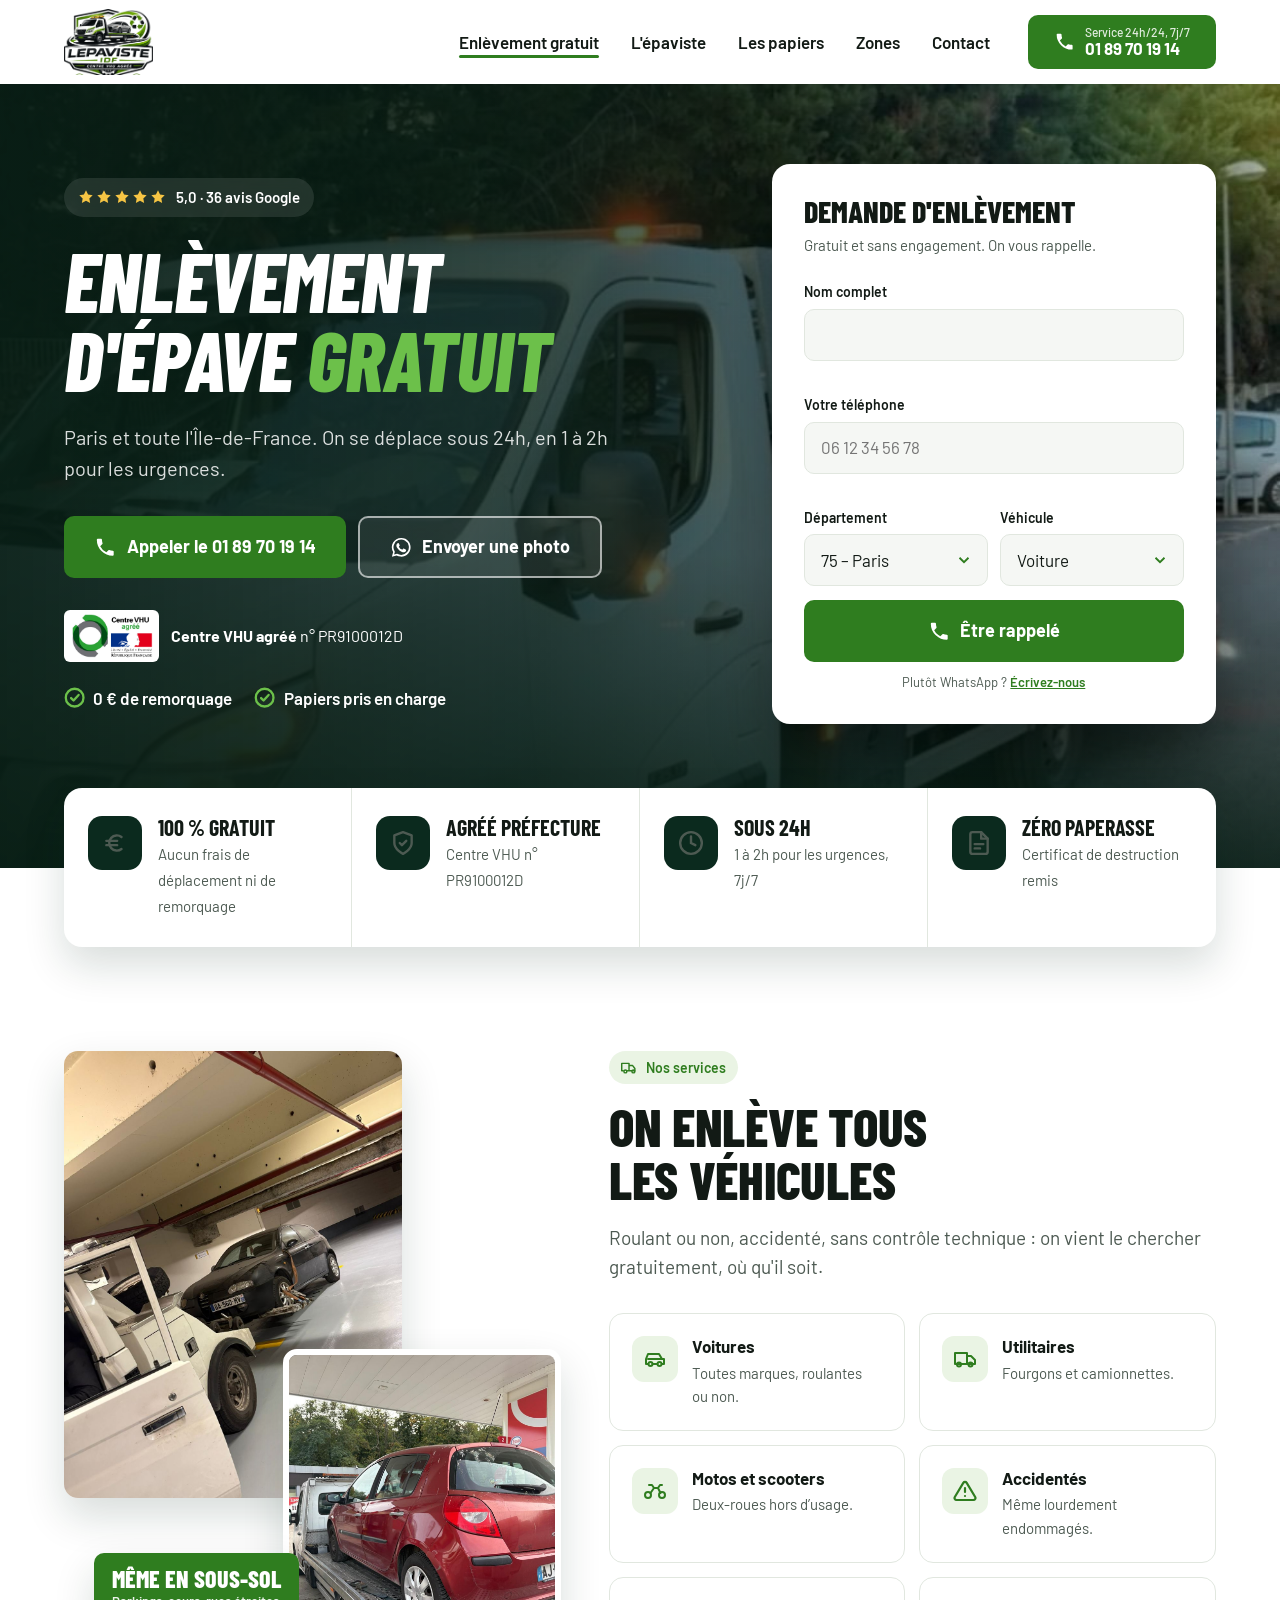
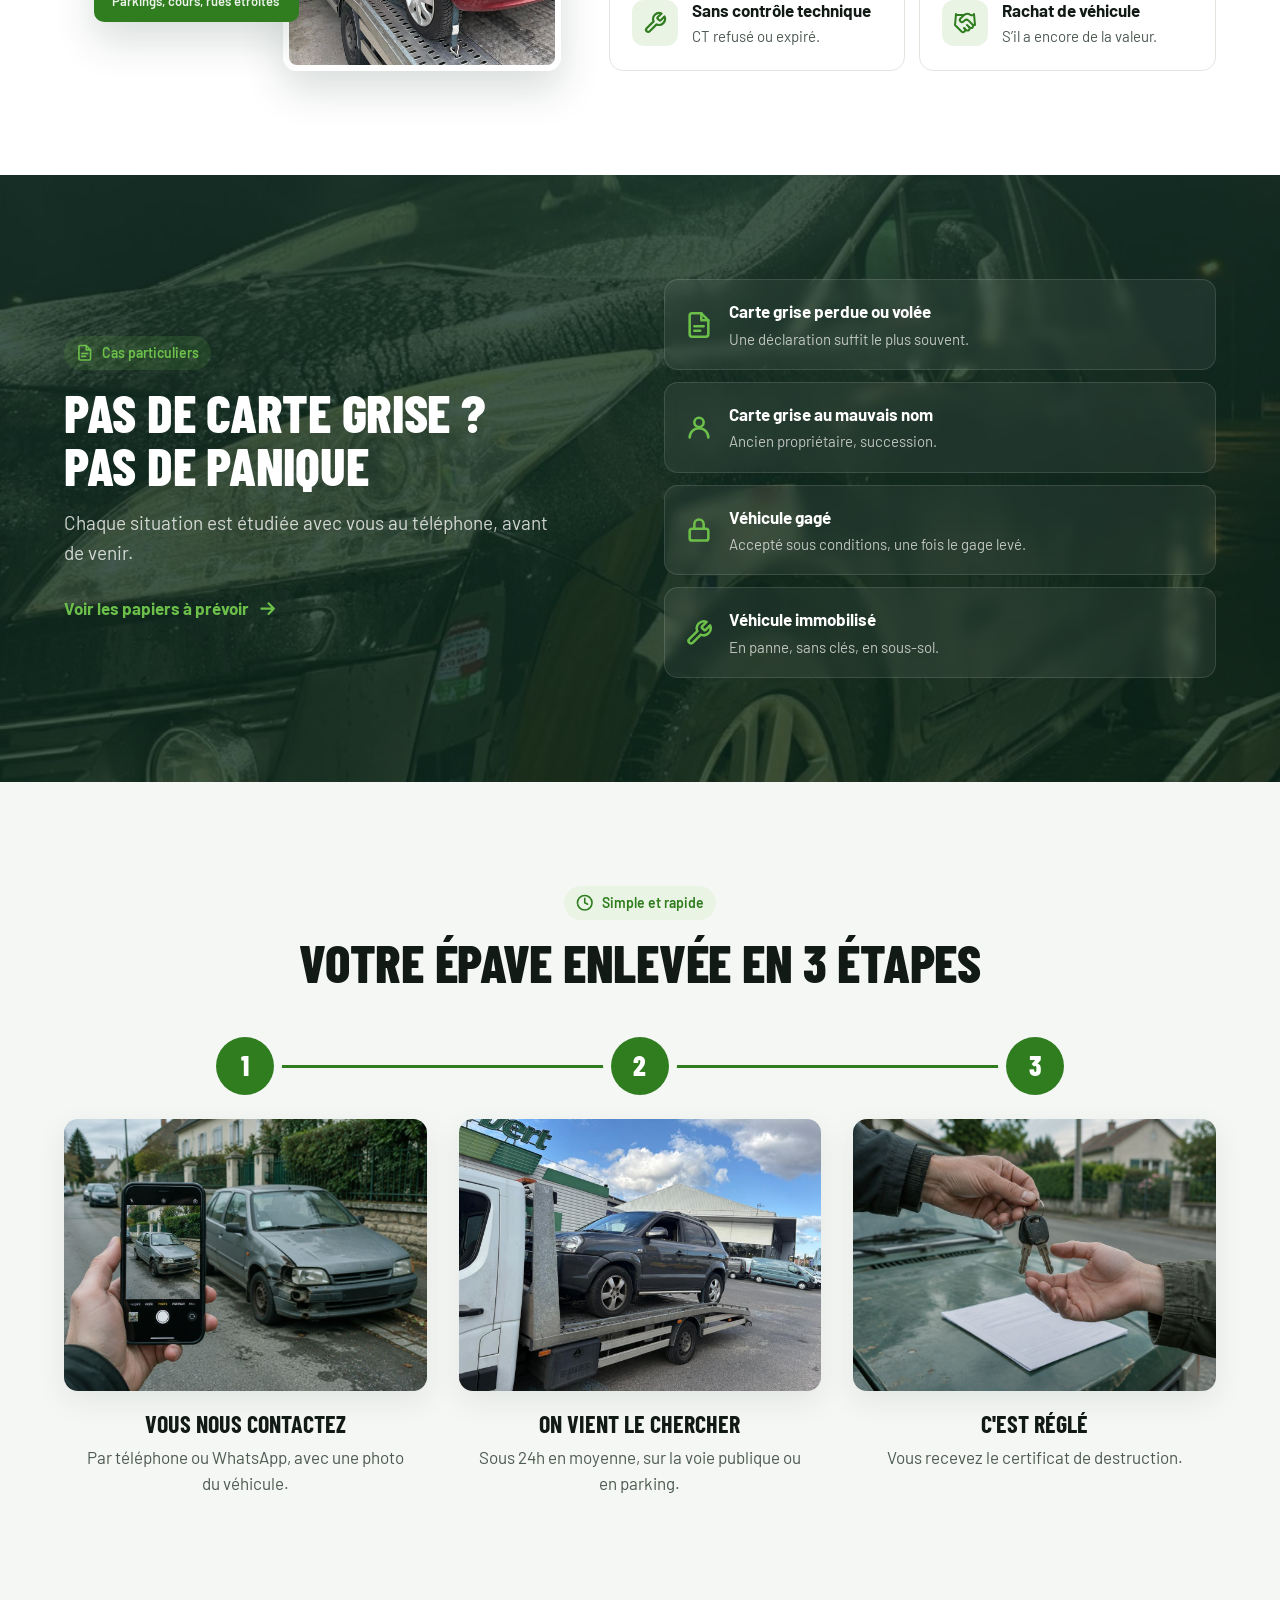
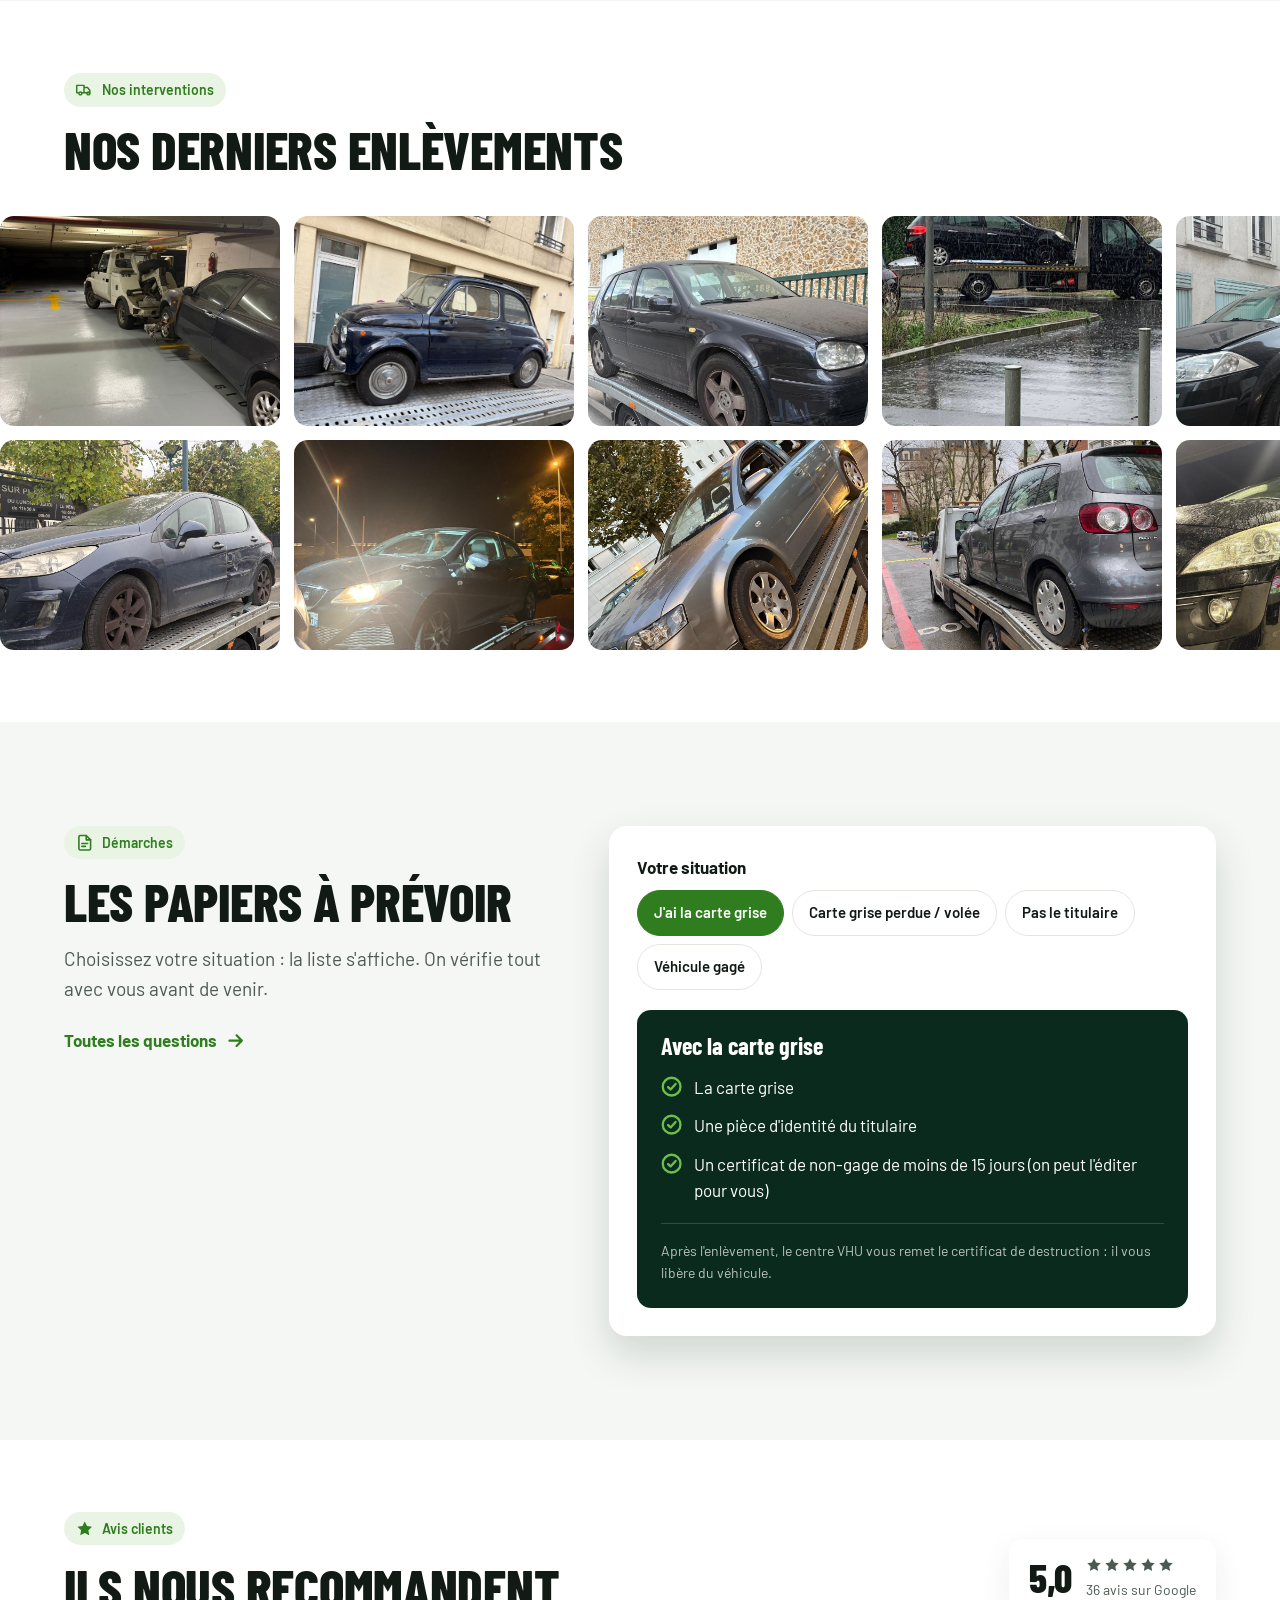
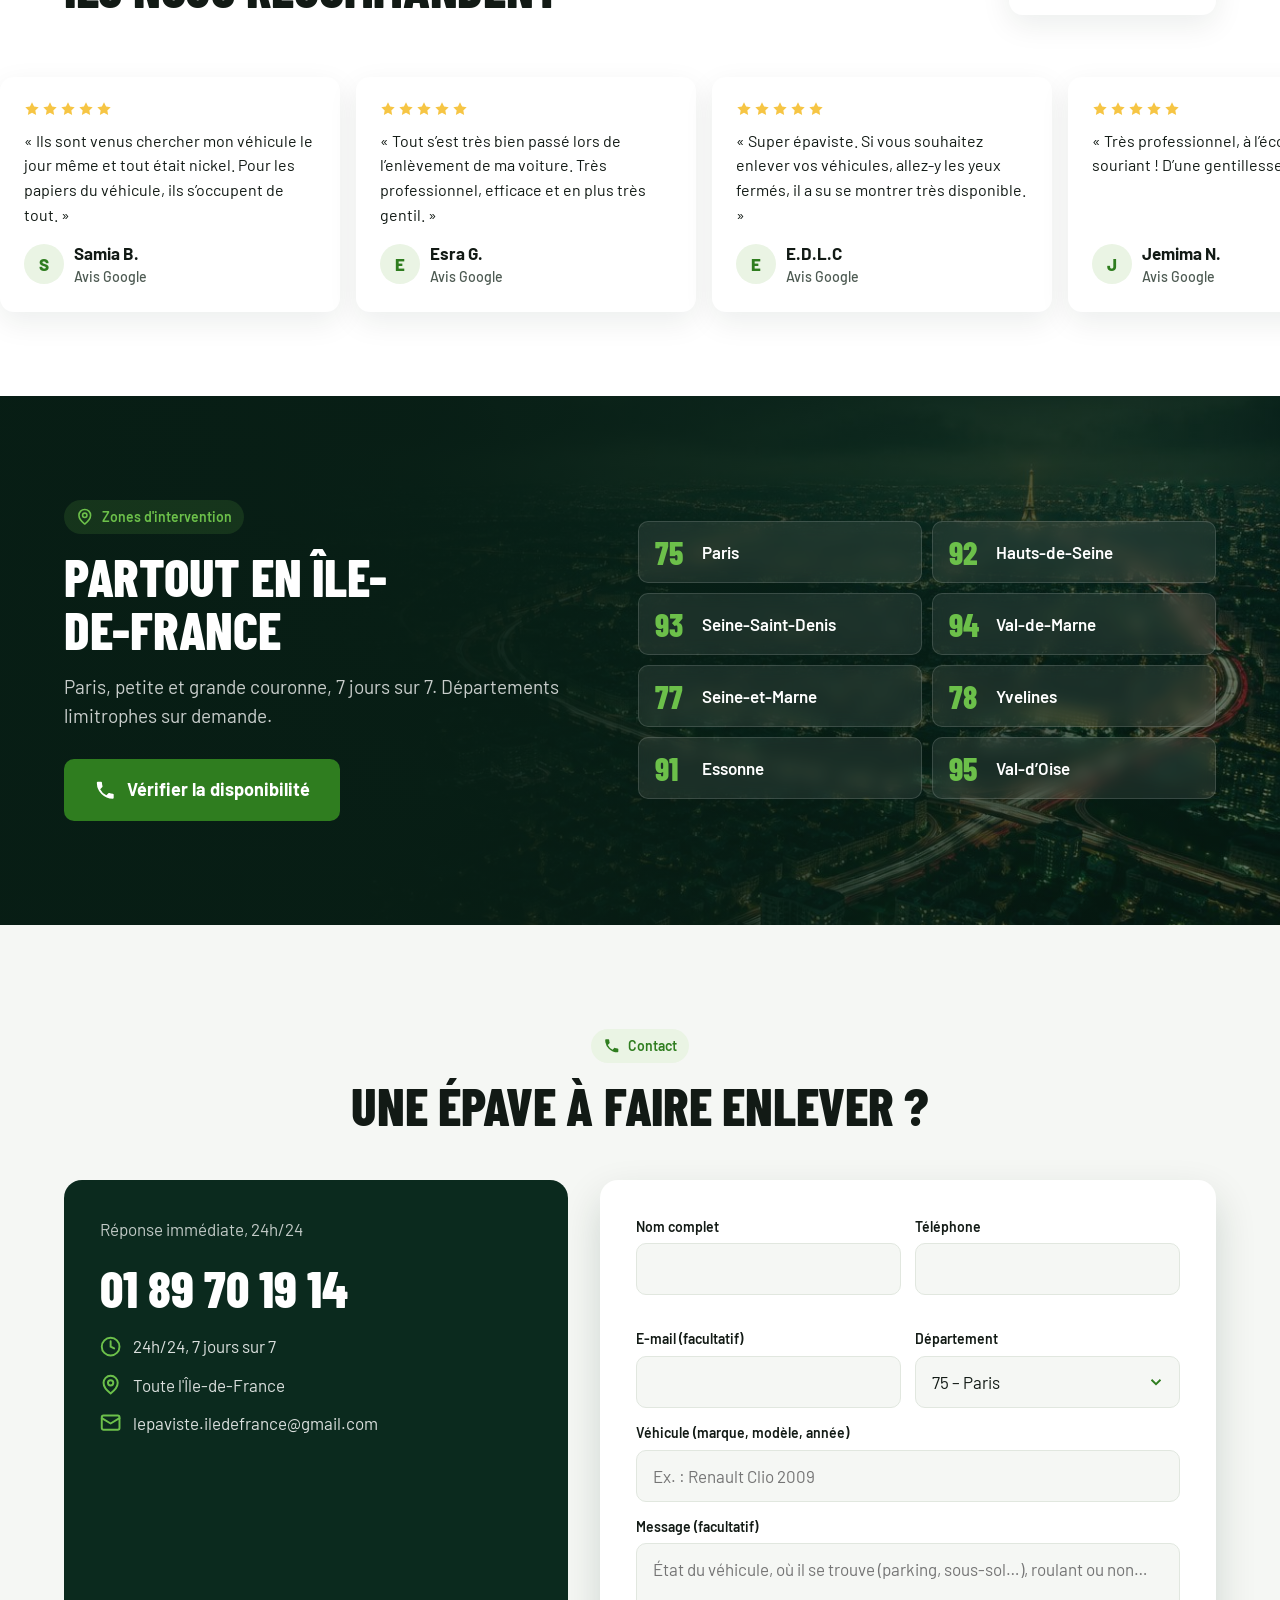
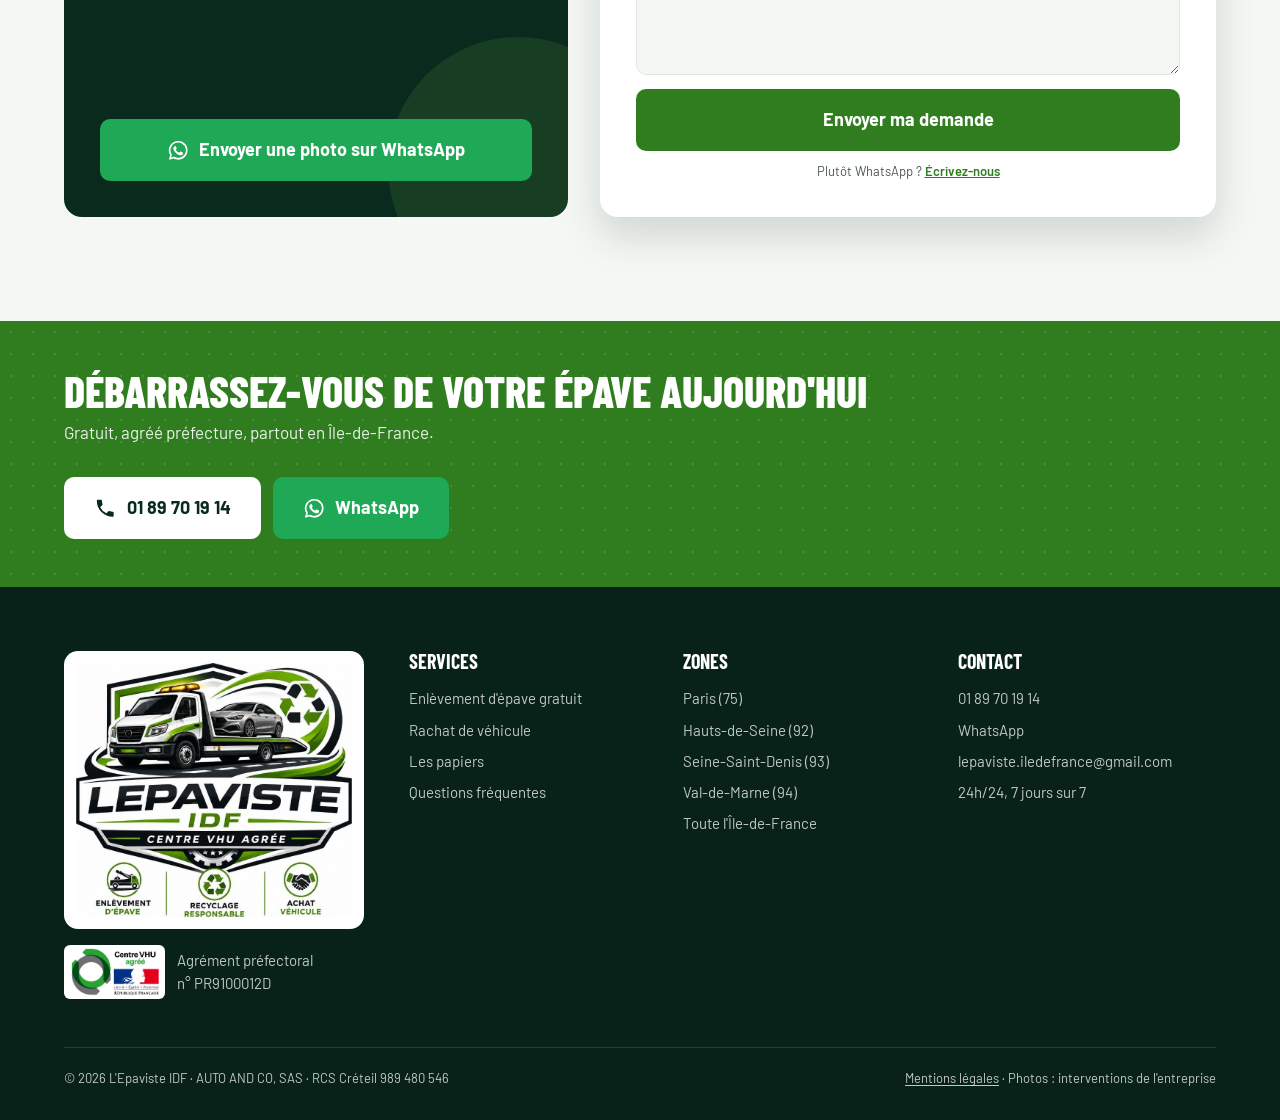
<file: index.html>
<!DOCTYPE html>
<html lang="fr">
<head>
  <meta charset="UTF-8">
  <meta name="viewport" content="width=device-width, initial-scale=1.0">
  <title>Enlèvement d'épave gratuit en Île-de-France | L'Epaviste IDF – Centre VHU agréé</title>
  <meta name="description" content="Enlèvement d'épave gratuit à Paris et dans toute l'Île-de-France, 24h/24. Centre VHU agréé n° PR9100012D. Rachat de véhicules. Tél. 01 89 70 19 14">
  <meta property="og:title" content="Enlèvement d'épave gratuit en Île-de-France | L'Epaviste IDF – Centre VHU agréé">
  <meta property="og:description" content="Enlèvement d'épave gratuit à Paris et dans toute l'Île-de-France, 24h/24. Centre VHU agréé n° PR9100012D. Rachat de véhicules. Tél. 01 89 70 19 14">
  <meta property="og:image" content="images/hero.jpg">
  <meta name="theme-color" content="#0b2a1e">
  <link rel="icon" href="images/favicon.png" type="image/png">
  <link rel="preconnect" href="https://fonts.googleapis.com">
  <link rel="preconnect" href="https://fonts.gstatic.com" crossorigin>
  <link href="https://fonts.googleapis.com/css2?family=Barlow+Condensed:ital,wght@0,700;0,800;1,800&family=Barlow:wght@400;500;600;700&display=swap" rel="stylesheet">
  <link rel="preload" as="image" href="images/hero.jpg">
  <link rel="stylesheet" href="styles.css?v=9">
  <!-- Balise Google Ads (conversions : clic Appeler / clic WhatsApp, envoyées par main.js) -->
  <script async src="https://www.googletagmanager.com/gtag/js?id=AW-17410215001"></script>
  <script>window.dataLayer=window.dataLayer||[];function gtag(){dataLayer.push(arguments);}gtag('js',new Date());gtag('config','AW-17410215001');</script>
  <!-- META PIXEL : à coller ici au lancement des pubs Meta -->
</head>
<body>
  <a href="#contenu" class="skip-link">Aller au contenu</a>
  <svg width="0" height="0" style="position:absolute" aria-hidden="true">
  <symbol id="i-phone" viewBox="0 0 24 24" fill="currentColor"><path d="M6.6 10.8a15.1 15.1 0 0 0 6.6 6.6l2.2-2.2c.3-.3.7-.4 1-.2 1.1.4 2.3.6 3.6.6.6 0 1 .4 1 1V20c0 .6-.4 1-1 1A17 17 0 0 1 3 4c0-.6.4-1 1-1h3.5c.6 0 1 .4 1 1 0 1.3.2 2.5.6 3.6.1.3 0 .7-.2 1z"/></symbol>
  <symbol id="i-wa" viewBox="0 0 24 24" fill="currentColor"><path d="M12 2a10 10 0 0 0-8.6 15.1L2 22l5-1.3A10 10 0 1 0 12 2zm0 18.2c-1.5 0-3-.4-4.3-1.2l-.3-.2-3 .8.8-2.9-.2-.3A8.2 8.2 0 1 1 12 20.2zm4.5-6.1c-.2-.1-1.5-.7-1.7-.8-.2-.1-.4-.1-.6.1l-.8 1c-.1.2-.3.2-.5.1a6.7 6.7 0 0 1-3.3-2.9c-.3-.4.2-.4.7-1.4.1-.2 0-.3 0-.4l-.8-1.8c-.2-.5-.4-.4-.6-.4h-.5c-.2 0-.5.1-.7.3-.2.3-.9.9-.9 2.2s.9 2.5 1 2.7c.1.2 1.8 2.8 4.4 3.9 1.6.7 2.3.8 3.1.6.5-.1 1.5-.6 1.7-1.2.2-.6.2-1.1.2-1.2-.1-.1-.3-.2-.5-.3z"/></symbol>
  <symbol id="i-check" viewBox="0 0 24 24" fill="none" stroke="currentColor" stroke-width="2.6" stroke-linecap="round" stroke-linejoin="round"><circle cx="12" cy="12" r="10"/><path d="m8 12.5 2.8 2.8L16.5 9"/></symbol>
  <symbol id="i-star" viewBox="0 0 24 24" fill="currentColor"><path d="m12 2 3.1 6.3 6.9 1-5 4.9 1.2 6.8L12 17.8 5.8 21l1.2-6.8-5-4.9 6.9-1z"/></symbol>
  <symbol id="i-euro" viewBox="0 0 24 24" fill="none" stroke="currentColor" stroke-width="2.2" stroke-linecap="round" stroke-linejoin="round"><path d="M18 6.5A7 7 0 1 0 18 17.5"/><path d="M4 10h10M4 14h10"/></symbol>
  <symbol id="i-shield" viewBox="0 0 24 24" fill="none" stroke="currentColor" stroke-width="2.2" stroke-linecap="round" stroke-linejoin="round"><path d="M12 22s8-4 8-10V5l-8-3-8 3v7c0 6 8 10 8 10z"/><path d="m9 12 2 2 4-4"/></symbol>
  <symbol id="i-clock" viewBox="0 0 24 24" fill="none" stroke="currentColor" stroke-width="2.2" stroke-linecap="round"><circle cx="12" cy="12" r="10"/><path d="M12 6v6l4 2"/></symbol>
  <symbol id="i-hand" viewBox="0 0 24 24" fill="none" stroke="currentColor" stroke-width="2" stroke-linecap="round" stroke-linejoin="round"><path d="m11 17 2 2a1 1 0 1 0 3-3"/><path d="m14 14 2.5 2.5a1 1 0 1 0 3-3l-3.9-3.9a3 3 0 0 0-4.2 0l-.9.9a1 1 0 1 1-3-3l2.8-2.8a5.8 5.8 0 0 1 7.1-.9l.5.3a2 2 0 0 0 1.4.2L21 4"/><path d="m21 3 1 11h-2M3 3 2 14l6.5 6.5a1 1 0 1 0 3-3M3 4h8"/></symbol>
  <symbol id="i-car" viewBox="0 0 24 24" fill="none" stroke="currentColor" stroke-width="2" stroke-linecap="round" stroke-linejoin="round"><path d="M5 17H3v-5l2-5h11l3 5h2v5h-2"/><circle cx="7.5" cy="17" r="2"/><circle cx="16.5" cy="17" r="2"/><path d="M9.5 17h5M5 12h14"/></symbol>
  <symbol id="i-van" viewBox="0 0 24 24" fill="none" stroke="currentColor" stroke-width="2" stroke-linecap="round" stroke-linejoin="round"><path d="M2 6h12v11H2zM14 9h4l4 4v4h-8"/><circle cx="6" cy="17.5" r="2"/><circle cx="17.5" cy="17.5" r="2"/></symbol>
  <symbol id="i-moto" viewBox="0 0 24 24" fill="none" stroke="currentColor" stroke-width="2" stroke-linecap="round" stroke-linejoin="round"><circle cx="5" cy="16" r="3"/><circle cx="19" cy="16" r="3"/><path d="M7.5 14 11 9h4l2.5 5M11 9 9 6H6M15 9l2-3h2"/></symbol>
  <symbol id="i-crash" viewBox="0 0 24 24" fill="none" stroke="currentColor" stroke-width="2.2" stroke-linecap="round" stroke-linejoin="round"><path d="M10.3 3.9 1.8 18a2 2 0 0 0 1.7 3h17a2 2 0 0 0 1.7-3L13.7 3.9a2 2 0 0 0-3.4 0zM12 9v4M12 17h.01"/></symbol>
  <symbol id="i-wrench" viewBox="0 0 24 24" fill="none" stroke="currentColor" stroke-width="2.2" stroke-linecap="round" stroke-linejoin="round"><path d="M14.7 6.3a1 1 0 0 0 0 1.4l1.6 1.6a1 1 0 0 0 1.4 0l3.8-3.8a6 6 0 0 1-7.9 7.9l-6.9 6.9a2.1 2.1 0 0 1-3-3l6.9-6.9a6 6 0 0 1 7.9-7.9z"/></symbol>
  <symbol id="i-doc" viewBox="0 0 24 24" fill="none" stroke="currentColor" stroke-width="2.2" stroke-linecap="round" stroke-linejoin="round"><path d="M14 2H6a2 2 0 0 0-2 2v16a2 2 0 0 0 2 2h12a2 2 0 0 0 2-2V8z"/><path d="M14 2v6h6M8 13h8M8 17h5"/></symbol>
  <symbol id="i-lock" viewBox="0 0 24 24" fill="none" stroke="currentColor" stroke-width="2.2" stroke-linecap="round"><rect x="4" y="11" width="16" height="10" rx="2"/><path d="M8 11V7a4 4 0 0 1 8 0v4"/></symbol>
  <symbol id="i-user" viewBox="0 0 24 24" fill="none" stroke="currentColor" stroke-width="2.2" stroke-linecap="round"><circle cx="12" cy="8" r="4"/><path d="M4 21a8 8 0 0 1 16 0"/></symbol>
  <symbol id="i-pin" viewBox="0 0 24 24" fill="none" stroke="currentColor" stroke-width="2.2" stroke-linecap="round" stroke-linejoin="round"><path d="M20 10c0 6-8 12-8 12S4 16 4 10a8 8 0 0 1 16 0z"/><circle cx="12" cy="10" r="3"/></symbol>
  <symbol id="i-mail" viewBox="0 0 24 24" fill="none" stroke="currentColor" stroke-width="2.2" stroke-linecap="round" stroke-linejoin="round"><rect x="2" y="4" width="20" height="16" rx="2"/><path d="m22 7-10 6L2 7"/></symbol>
  <symbol id="i-recycle" viewBox="0 0 24 24" fill="none" stroke="currentColor" stroke-width="2.2" stroke-linecap="round" stroke-linejoin="round"><path d="M7 19H4.8a1.8 1.8 0 0 1-1.6-2.7L7.2 9.5M11 19h8.2a1.8 1.8 0 0 0 1.6-2.7l-1.2-2M14 16l-3 3 3 3M8.3 13.6 7.2 9.5 3.1 10.6M9.3 5.6l1.1-1.8a1.8 1.8 0 0 1 3 0l3.9 6.7M13.4 9.9l4.1 1.1 1.1-4.1"/></symbol>
  <symbol id="i-drop" viewBox="0 0 24 24" fill="none" stroke="currentColor" stroke-width="2.2" stroke-linecap="round" stroke-linejoin="round"><path d="M12 2.7 6.3 8.4a8 8 0 1 0 11.4 0z"/></symbol>
  <symbol id="i-truck" viewBox="0 0 24 24" fill="none" stroke="currentColor" stroke-width="2" stroke-linecap="round" stroke-linejoin="round"><path d="M1 16V6h10v10M11 9h5l3 4v3h-2M1 16h2m6 0h6"/><circle cx="6" cy="17" r="2"/><circle cx="17" cy="17" r="2"/></symbol>
  <symbol id="i-building" viewBox="0 0 24 24" fill="none" stroke="currentColor" stroke-width="2.2" stroke-linecap="round"><rect x="4" y="2" width="16" height="20" rx="2"/><path d="M9 22v-4h6v4M8 6h.01M12 6h.01M16 6h.01M8 10h.01M12 10h.01M16 10h.01M8 14h.01M12 14h.01M16 14h.01"/></symbol>
  <symbol id="i-parking" viewBox="0 0 24 24" fill="none" stroke="currentColor" stroke-width="2.2" stroke-linecap="round"><rect x="3" y="3" width="18" height="18" rx="3"/><path d="M9 17V7h4a3 3 0 0 1 0 6H9"/></symbol>
  <symbol id="i-moon" viewBox="0 0 24 24" fill="none" stroke="currentColor" stroke-width="2.2" stroke-linecap="round" stroke-linejoin="round"><path d="M12 3a6 6 0 0 0 9 9 9 9 0 1 1-9-9z"/></symbol>
  <symbol id="i-arrow" viewBox="0 0 24 24" fill="none" stroke="currentColor" stroke-width="2.4" stroke-linecap="round" stroke-linejoin="round"><path d="M5 12h14M13 6l6 6-6 6"/></symbol>
</svg>


  <!-- ===== BARRE COLLANTE ===== -->
  <header class="navbar_component">
    <div class="padding-global"><div class="container-large navbar_inner">
      <a href="index.html" class="navbar_logo" aria-label="L'Epaviste IDF, accueil"><img src="images/logo-badge.png" alt="Logo L'Epaviste IDF, centre VHU agréé" width="400" height="295"></a>
      <nav class="navbar_menu" aria-label="Navigation principale">
        <a href="index.html" class="navbar_link" aria-current="page">Enlèvement gratuit</a>
        <a href="epaviste.html" class="navbar_link">L'épaviste</a>
        <a href="#papiers" class="navbar_link">Les papiers</a>
        <a href="#zones" class="navbar_link">Zones</a>
        <a href="#contact" class="navbar_link">Contact</a>
      </nav>
      <a href="tel:+33189701914" class="button navbar_phone"><svg class="icon" aria-hidden="true"><use href="#i-phone"/></svg><span><small>Service 24h/24, 7j/7</small>01 89 70 19 14</span></a>
      <button class="navbar_toggle" type="button" aria-expanded="false" aria-label="Ouvrir le menu"><span></span><span></span><span></span></button>
    </div></div>
  </header>

  <main id="contenu">

    <!-- ===== HERO VIDÉO ===== -->
    <section class="section_hero">
      <div class="hero_media">
        <video autoplay muted loop playsinline preload="metadata" poster="images/hero.jpg" aria-hidden="true"><source src="images/hero.mp4" type="video/mp4"></video>
      </div>
      <div class="padding-global"><div class="container-large hero_inner">
        <div class="hero_animate">
          <a href="https://maps.app.goo.gl/32U6B9ZrkzFY97xM7" target="_blank" rel="noopener" class="hero_rating"><span class="stars" aria-label="5 étoiles"><svg aria-hidden="true"><use href="#i-star"/></svg><svg aria-hidden="true"><use href="#i-star"/></svg><svg aria-hidden="true"><use href="#i-star"/></svg><svg aria-hidden="true"><use href="#i-star"/></svg><svg aria-hidden="true"><use href="#i-star"/></svg></span>5,0 · 36 avis Google</a>
          <h1 class="heading-style-h1 hero_title"><span class="line">Enlèvement</span><span class="line">d'épave <span class="text-highlight">gratuit</span></span></h1>
          <p class="hero_subtitle">Paris et toute l'Île-de-France. On se déplace sous 24h, en 1 à 2h pour les urgences.</p>
          <div class="hero_buttons">
            <a href="tel:+33189701914" class="button is-large is-shine"><svg class="icon" aria-hidden="true"><use href="#i-phone"/></svg>Appeler le 01 89 70 19 14</a>
            <a href="https://wa.me/33745226753" target="_blank" rel="noopener" class="button is-outline is-large is-half"><svg class="icon" aria-hidden="true"><use href="#i-wa"/></svg><span class="hide-mobile">Envoyer une photo</span><span class="show-mobile">WhatsApp</span></a>
            <a href="#demande" class="button is-outline is-large is-half show-tablet" data-goto-form><svg class="icon" aria-hidden="true"><use href="#i-mail"/></svg>Être rappelé</a>
          </div>
          <div class="hero_vhu"><img src="images/centre-vhu-agree.png" alt="Logo officiel Centre VHU agréé" width="109" height="58"><span><strong>Centre VHU agréé</strong> n° PR9100012D</span></div>
          <ul class="hero_checks"><li><svg class="icon" aria-hidden="true"><use href="#i-check"/></svg>0 € de remorquage</li><li><svg class="icon" aria-hidden="true"><use href="#i-check"/></svg>Papiers pris en charge</li></ul>
        </div>

        <form class="quote_card hero_card_in" id="demande" data-mail-form novalidate>
          <p class="quote_title">Demande d'enlèvement</p>
          <p class="quote_sub">Gratuit et sans engagement. On vous rappelle.</p>
          <div class="form_field"><label for="q-nom">Nom complet</label><input class="form_input" id="q-nom" name="nom" autocomplete="name" required data-label="Nom complet"><span class="form_error" data-error-for="nom"></span></div>
          <div class="form_field"><label for="q-tel">Votre téléphone</label><input class="form_input" id="q-tel" name="tel" type="tel" inputmode="tel" autocomplete="tel" placeholder="06 12 34 56 78" required data-label="Téléphone"><span class="form_error" data-error-for="tel"></span></div>
          <div class="form_row">
            <div class="form_field"><label for="q-dep">Département</label><select class="form_input" id="q-dep" name="dep" data-label="Département"><option>75 – Paris</option><option>92 – Hauts-de-Seine</option><option>93 – Seine-Saint-Denis</option><option>94 – Val-de-Marne</option><option>77 – Seine-et-Marne</option><option>78 – Yvelines</option><option>91 – Essonne</option><option>95 – Val-d'Oise</option><option>Autre département</option></select></div>
            <div class="form_field"><label for="q-veh">Véhicule</label><select class="form_input" id="q-veh" name="vehicule" data-label="Type de véhicule"><option>Voiture</option><option>Utilitaire</option><option>Moto ou scooter</option></select></div>
          </div>
          <input type="text" name="_honey" class="form_honey" tabindex="-1" autocomplete="off" aria-hidden="true">
          <button type="submit" class="button is-full is-large"><svg class="icon" aria-hidden="true"><use href="#i-phone"/></svg>Être rappelé</button>
          <p class="form_note" data-form-status>Plutôt WhatsApp&nbsp;? <a href="https://wa.me/33745226753" target="_blank" rel="noopener">Écrivez-nous</a></p>
        </form>
      </div></div>
    </section>

    <!-- ===== AVANTAGES ===== -->
    <section class="section_perks">
      <div class="padding-global"><div class="container-large">
        <div class="perks_list" data-reveal-group>
          <div class="perks_item" data-reveal><span class="perks_icon"><svg class="" aria-hidden="true"><use href="#i-euro"/></svg></span><div><strong>100 % gratuit</strong><span>Aucun frais de déplacement ni de remorquage</span></div></div>
          <div class="perks_item" data-reveal><span class="perks_icon"><svg class="" aria-hidden="true"><use href="#i-shield"/></svg></span><div><strong>Agréé préfecture</strong><span>Centre VHU n° PR9100012D</span></div></div>
          <div class="perks_item" data-reveal><span class="perks_icon"><svg class="" aria-hidden="true"><use href="#i-clock"/></svg></span><div><strong>Sous 24h</strong><span>1 à 2h pour les urgences, 7j/7</span></div></div>
          <div class="perks_item" data-reveal><span class="perks_icon"><svg class="" aria-hidden="true"><use href="#i-doc"/></svg></span><div><strong>Zéro paperasse</strong><span>Certificat de destruction remis</span></div></div>
        </div>
      </div></div>
    </section>

    <!-- ===== SERVICES ===== -->
    <section class="section_services" id="services">
      <div class="padding-global"><div class="container-large padding-section-large">
        <div class="services_layout">
          <div class="services_photos" data-reveal="left">
            <div class="services_photo is-a"><img src="images/galerie-1.jpg" alt="Enlèvement d'une voiture dans un parking souterrain" loading="lazy" width="1200" height="1600"></div>
            <div class="services_photo is-b"><img src="images/galerie-3.jpg" alt="Clio accidentée chargée sur le plateau" loading="lazy" width="1200" height="1600"></div>
            <div class="services_badge">Même en sous-sol<small>Parkings, cours, rues étroites</small></div>
          </div>
          <div data-reveal-group>
            <div class="section-head" style="margin-bottom:2rem">
              <span class="section-tag" data-reveal><svg class="icon" aria-hidden="true"><use href="#i-truck"/></svg>Nos services</span>
              <h2 class="heading-style-h2" data-reveal>On enlève tous les véhicules</h2>
              <p class="text-lead" data-reveal>Roulant ou non, accidenté, sans contrôle technique : on vient le chercher gratuitement, où qu'il soit.</p>
            </div>
            <div class="services_grid"><div class="service_card" data-reveal><span class="service_icon"><svg class="" aria-hidden="true"><use href="#i-car"/></svg></span><div><h3>Voitures</h3><p>Toutes marques, roulantes ou non.</p></div></div><div class="service_card" data-reveal><span class="service_icon"><svg class="" aria-hidden="true"><use href="#i-van"/></svg></span><div><h3>Utilitaires</h3><p>Fourgons et camionnettes.</p></div></div><div class="service_card" data-reveal><span class="service_icon"><svg class="" aria-hidden="true"><use href="#i-moto"/></svg></span><div><h3>Motos et scooters</h3><p>Deux-roues hors d’usage.</p></div></div><div class="service_card" data-reveal><span class="service_icon"><svg class="" aria-hidden="true"><use href="#i-crash"/></svg></span><div><h3>Accidentés</h3><p>Même lourdement endommagés.</p></div></div><div class="service_card" data-reveal><span class="service_icon"><svg class="" aria-hidden="true"><use href="#i-wrench"/></svg></span><div><h3>Sans contrôle technique</h3><p>CT refusé ou expiré.</p></div></div><div class="service_card" data-reveal><span class="service_icon"><svg class="" aria-hidden="true"><use href="#i-hand"/></svg></span><div><h3>Rachat de véhicule</h3><p>S’il a encore de la valeur.</p></div></div></div>
          </div>
        </div>
      </div></div>
    </section>

    <!-- ===== CAS PARTICULIERS ===== -->
    <section class="section_special background-color-dark">
      <div class="special_bg"><img src="images/nuit-2.jpg" alt="" loading="lazy"></div>
      <div class="padding-global"><div class="container-large padding-section-large">
        <div class="special_layout">
          <div data-reveal-group>
            <span class="section-tag" data-reveal><svg class="icon" aria-hidden="true"><use href="#i-doc"/></svg>Cas particuliers</span>
            <h2 class="heading-style-h2" data-reveal>Pas de carte grise&nbsp;? Pas de panique</h2>
            <p class="text-lead" data-reveal>Chaque situation est étudiée avec vous au téléphone, avant de venir.</p>
            <p style="margin-top:1.75rem" data-reveal><a href="#papiers" class="link-arrow">Voir les papiers à prévoir <svg class="icon" aria-hidden="true"><use href="#i-arrow"/></svg></a></p>
          </div>
          <div class="special_list" data-reveal-group>
            <div class="special_item" data-reveal="right"><svg class="icon" aria-hidden="true"><use href="#i-doc"/></svg><div><strong>Carte grise perdue ou volée</strong><span>Une déclaration suffit le plus souvent.</span></div></div>
            <div class="special_item" data-reveal="right"><svg class="icon" aria-hidden="true"><use href="#i-user"/></svg><div><strong>Carte grise au mauvais nom</strong><span>Ancien propriétaire, succession.</span></div></div>
            <div class="special_item" data-reveal="right"><svg class="icon" aria-hidden="true"><use href="#i-lock"/></svg><div><strong>Véhicule gagé</strong><span>Accepté sous conditions, une fois le gage levé.</span></div></div>
            <div class="special_item" data-reveal="right"><svg class="icon" aria-hidden="true"><use href="#i-wrench"/></svg><div><strong>Véhicule immobilisé</strong><span>En panne, sans clés, en sous-sol.</span></div></div>
          </div>
        </div>
      </div></div>
    </section>

    <!-- ===== ÉTAPES ===== -->
    <section class="section_steps background-color-light">
      <div class="padding-global"><div class="container-large padding-section-large">
        <div class="section-head is-center" data-reveal-group>
          <span class="section-tag" data-reveal><svg class="icon" aria-hidden="true"><use href="#i-clock"/></svg>Simple et rapide</span>
          <h2 class="heading-style-h2" data-reveal>Votre épave enlevée en 3 étapes</h2>
        </div>
        <div class="steps_grid" data-reveal-group>
          <div class="steps_line"></div>
          <div class="step_card" data-reveal><div class="step_number">1</div><div class="step_image"><img src="images/etape-1.jpg" alt="Photo du véhicule prise au téléphone" loading="lazy" width="1000" height="753"></div><h3 class="heading-style-h3">Vous nous contactez</h3><p>Par téléphone ou WhatsApp, avec une photo du véhicule.</p></div>
          <div class="step_card" data-reveal><div class="step_number">2</div><div class="step_image"><img src="images/etape-2.jpg" alt="Dépanneuse chargée d'un véhicule" loading="lazy" width="1200" height="900"></div><h3 class="heading-style-h3">On vient le chercher</h3><p>Sous 24h en moyenne, sur la voie publique ou en parking.</p></div>
          <div class="step_card" data-reveal><div class="step_number">3</div><div class="step_image"><img src="images/etape-3.jpg" alt="Remise des clés et des papiers" loading="lazy" width="1000" height="753"></div><h3 class="heading-style-h3">C'est réglé</h3><p>Vous recevez le certificat de destruction.</p></div>
        </div>
      </div></div>
    </section>

    <!-- ===== GALERIE ===== -->
    <section class="section_gallery">
      <div class="padding-global"><div class="container-large padding-section-medium" style="padding-bottom:2.5rem">
        <div class="section-head" data-reveal-group style="margin-bottom:0">
          <span class="section-tag" data-reveal><svg class="icon" aria-hidden="true"><use href="#i-truck"/></svg>Nos interventions</span>
          <h2 class="heading-style-h2" data-reveal>Nos derniers enlèvements</h2>
        </div>
      </div></div>
      <div class="gallery_rows" style="padding-bottom:4.5rem">
        <div class="gallery_marquee" data-marquee><div class="gallery_item"><img src="images/parking-2.jpg" alt="Enlèvement d’épave en Île-de-France" loading="lazy" width="900" height="1200"></div><div class="gallery_item"><img src="images/galerie-2.jpg" alt="Enlèvement d’épave en Île-de-France" loading="lazy" width="900" height="1200"></div><div class="gallery_item"><img src="images/galerie-5.jpg" alt="Enlèvement d’épave en Île-de-France" loading="lazy" width="900" height="1200"></div><div class="gallery_item"><img src="images/pluie.jpg" alt="Enlèvement d’épave en Île-de-France" loading="lazy" width="900" height="1200"></div><div class="gallery_item"><img src="images/megane.jpg" alt="Enlèvement d’épave en Île-de-France" loading="lazy" width="900" height="1200"></div><div class="gallery_item"><img src="images/corsa-nuit.jpg" alt="Enlèvement d’épave en Île-de-France" loading="lazy" width="900" height="1200"></div><div class="gallery_item"><img src="images/galerie-6.jpg" alt="Enlèvement d’épave en Île-de-France" loading="lazy" width="900" height="1200"></div><div class="gallery_item"><img src="images/touran.jpg" alt="Enlèvement d’épave en Île-de-France" loading="lazy" width="900" height="1200"></div></div>
        <div class="gallery_marquee is-reverse" data-marquee><div class="gallery_item"><img src="images/galerie-7.jpg" alt="Enlèvement d’épave en Île-de-France" loading="lazy" width="900" height="1200"></div><div class="gallery_item"><img src="images/nuit-1.jpg" alt="Enlèvement d’épave en Île-de-France" loading="lazy" width="900" height="1200"></div><div class="gallery_item"><img src="images/galerie-8.jpg" alt="Enlèvement d’épave en Île-de-France" loading="lazy" width="900" height="1200"></div><div class="gallery_item"><img src="images/golf-plus.jpg" alt="Enlèvement d’épave en Île-de-France" loading="lazy" width="900" height="1200"></div><div class="gallery_item"><img src="images/nuit-2.jpg" alt="Enlèvement d’épave en Île-de-France" loading="lazy" width="900" height="1200"></div><div class="gallery_item"><img src="images/galerie-3.jpg" alt="Enlèvement d’épave en Île-de-France" loading="lazy" width="900" height="1200"></div><div class="gallery_item"><img src="images/galerie-4.jpg" alt="Enlèvement d’épave en Île-de-France" loading="lazy" width="900" height="1200"></div><div class="gallery_item"><img src="images/etape-2.jpg" alt="Enlèvement d’épave en Île-de-France" loading="lazy" width="900" height="1200"></div></div>
      </div>
    </section>

    <!-- ===== VOS PAPIERS ===== -->
    <section class="section_papers background-color-light" id="papiers">
      <div class="padding-global"><div class="container-large padding-section-large">
        <div class="papers_layout">
          <div data-reveal-group>
            <span class="section-tag" data-reveal><svg class="icon" aria-hidden="true"><use href="#i-doc"/></svg>Démarches</span>
            <h2 class="heading-style-h2" data-reveal>Les papiers à prévoir</h2>
            <p class="text-lead" data-reveal>Choisissez votre situation : la liste s'affiche. On vérifie tout avec vous avant de venir.</p>
            <p style="margin-top:1.5rem" data-reveal><a href="epaviste.html#questions" class="link-arrow">Toutes les questions <svg class="icon" aria-hidden="true"><use href="#i-arrow"/></svg></a></p>
          </div>
          <form class="papers_tool" data-papers onsubmit="return false" data-reveal="right">
            <fieldset class="papers_choices">
              <legend>Votre situation</legend>
              <label class="papers_choice"><input type="radio" name="situation" value="cg" checked><span>J'ai la carte grise</span></label>
              <label class="papers_choice"><input type="radio" name="situation" value="perdue"><span>Carte grise perdue / volée</span></label>
              <label class="papers_choice"><input type="radio" name="situation" value="tiers"><span>Pas le titulaire</span></label>
              <label class="papers_choice"><input type="radio" name="situation" value="gage"><span>Véhicule gagé</span></label>
            </fieldset>
            <div class="papers_result" aria-live="polite">
              <div class="papers_panel" data-panel="cg"><h3>Avec la carte grise</h3><ul class="papers_list">
                <li><svg class="icon" aria-hidden="true"><use href="#i-check"/></svg>La carte grise</li>
                <li><svg class="icon" aria-hidden="true"><use href="#i-check"/></svg>Une pièce d'identité du titulaire</li>
                <li><svg class="icon" aria-hidden="true"><use href="#i-check"/></svg>Un certificat de non-gage de moins de 15 jours (on peut l'éditer pour vous)</li></ul></div>
              <div class="papers_panel" data-panel="perdue"><h3>Sans la carte grise</h3><ul class="papers_list">
                <li><svg class="icon" aria-hidden="true"><use href="#i-check"/></svg>La déclaration de perte, ou le récépissé de plainte en cas de vol</li>
                <li><svg class="icon" aria-hidden="true"><use href="#i-check"/></svg>Une pièce d'identité du titulaire</li>
                <li><svg class="icon" aria-hidden="true"><use href="#i-check"/></svg>Un certificat de non-gage de moins de 15 jours</li></ul></div>
              <div class="papers_panel" data-panel="tiers"><h3>Pour le véhicule d'un proche</h3><ul class="papers_list">
                <li><svg class="icon" aria-hidden="true"><use href="#i-check"/></svg>La carte grise du véhicule</li>
                <li><svg class="icon" aria-hidden="true"><use href="#i-check"/></svg>Une procuration signée du titulaire, avec sa pièce d'identité</li>
                <li><svg class="icon" aria-hidden="true"><use href="#i-check"/></svg>En cas de succession : acte de décès et attestation d'héritier</li></ul></div>
              <div class="papers_panel" data-panel="gage"><h3>Pour un véhicule gagé</h3><ul class="papers_list">
                <li><svg class="icon" aria-hidden="true"><use href="#i-check"/></svg>Le courrier de levée du gage de l'organisme de crédit</li>
                <li><svg class="icon" aria-hidden="true"><use href="#i-check"/></svg>Puis les mêmes papiers qu'avec la carte grise</li>
                <li><svg class="icon" aria-hidden="true"><use href="#i-check"/></svg>On vous explique la démarche au téléphone</li></ul></div>
              <p class="papers_note">Après l'enlèvement, le centre VHU vous remet le certificat de destruction : il vous libère du véhicule.</p>
            </div>
          </form>
        </div>
      </div></div>
    </section>

    <!-- ===== AVIS (extraits réels de la fiche Google) ===== -->
    <section class="section_reviews">
      <div class="padding-global"><div class="container-large padding-section-medium" style="padding-bottom:1rem">
        <div class="reviews_head" data-reveal-group>
          <div><span class="section-tag" data-reveal><svg class="icon" aria-hidden="true"><use href="#i-star"/></svg>Avis clients</span><h2 class="heading-style-h2" data-reveal>Ils nous recommandent</h2></div>
          <a href="https://maps.app.goo.gl/32U6B9ZrkzFY97xM7" target="_blank" rel="noopener" class="google_badge" data-reveal><strong>5,0</strong><div><span class="stars" aria-label="5 étoiles"><svg aria-hidden="true"><use href="#i-star"/></svg><svg aria-hidden="true"><use href="#i-star"/></svg><svg aria-hidden="true"><use href="#i-star"/></svg><svg aria-hidden="true"><use href="#i-star"/></svg><svg aria-hidden="true"><use href="#i-star"/></svg></span><span style="display:block">36 avis sur Google</span></div></a>
        </div>
      </div></div>
      <div class="reviews_marquee" data-marquee style="margin-bottom:4rem"><figure class="review_card"><span class="stars" aria-label="5 étoiles"><svg aria-hidden="true"><use href="#i-star"/></svg><svg aria-hidden="true"><use href="#i-star"/></svg><svg aria-hidden="true"><use href="#i-star"/></svg><svg aria-hidden="true"><use href="#i-star"/></svg><svg aria-hidden="true"><use href="#i-star"/></svg></span><blockquote>« Ils sont venus chercher mon véhicule le jour même et tout était nickel. Pour les papiers du véhicule, ils s’occupent de tout. »</blockquote><figcaption class="review_author"><span class="review_avatar">S</span><span>Samia B.<small>Avis Google</small></span></figcaption></figure><figure class="review_card"><span class="stars" aria-label="5 étoiles"><svg aria-hidden="true"><use href="#i-star"/></svg><svg aria-hidden="true"><use href="#i-star"/></svg><svg aria-hidden="true"><use href="#i-star"/></svg><svg aria-hidden="true"><use href="#i-star"/></svg><svg aria-hidden="true"><use href="#i-star"/></svg></span><blockquote>« Tout s’est très bien passé lors de l’enlèvement de ma voiture. Très professionnel, efficace et en plus très gentil. »</blockquote><figcaption class="review_author"><span class="review_avatar">E</span><span>Esra G.<small>Avis Google</small></span></figcaption></figure><figure class="review_card"><span class="stars" aria-label="5 étoiles"><svg aria-hidden="true"><use href="#i-star"/></svg><svg aria-hidden="true"><use href="#i-star"/></svg><svg aria-hidden="true"><use href="#i-star"/></svg><svg aria-hidden="true"><use href="#i-star"/></svg><svg aria-hidden="true"><use href="#i-star"/></svg></span><blockquote>« Super épaviste. Si vous souhaitez enlever vos véhicules, allez-y les yeux fermés, il a su se montrer très disponible. »</blockquote><figcaption class="review_author"><span class="review_avatar">E</span><span>E.D.L.C<small>Avis Google</small></span></figcaption></figure><figure class="review_card"><span class="stars" aria-label="5 étoiles"><svg aria-hidden="true"><use href="#i-star"/></svg><svg aria-hidden="true"><use href="#i-star"/></svg><svg aria-hidden="true"><use href="#i-star"/></svg><svg aria-hidden="true"><use href="#i-star"/></svg><svg aria-hidden="true"><use href="#i-star"/></svg></span><blockquote>« Très professionnel, à l’écoute et très souriant ! D’une gentillesse rare. »</blockquote><figcaption class="review_author"><span class="review_avatar">J</span><span>Jemima N.<small>Avis Google</small></span></figcaption></figure><figure class="review_card"><span class="stars" aria-label="5 étoiles"><svg aria-hidden="true"><use href="#i-star"/></svg><svg aria-hidden="true"><use href="#i-star"/></svg><svg aria-hidden="true"><use href="#i-star"/></svg><svg aria-hidden="true"><use href="#i-star"/></svg><svg aria-hidden="true"><use href="#i-star"/></svg></span><blockquote>« Très efficace, prise de rendez-vous en 24h. »</blockquote><figcaption class="review_author"><span class="review_avatar">Z</span><span>Zakia B.<small>Avis Google</small></span></figcaption></figure></div>
    </section>

    <!-- ===== ZONES ===== -->
    <section class="section_zones background-color-dark" id="zones">
      <div class="zones_bg"><img src="images/zones-bg.jpg" alt="" loading="lazy"></div>
      <div class="padding-global"><div class="container-large padding-section-large">
        <div class="zones_layout">
          <div data-reveal-group>
            <span class="section-tag" data-reveal><svg class="icon" aria-hidden="true"><use href="#i-pin"/></svg>Zones d'intervention</span>
            <h2 class="heading-style-h2" data-reveal>Partout en Île-de-France</h2>
            <p class="text-lead" data-reveal>Paris, petite et grande couronne, 7 jours sur 7. Départements limitrophes sur demande.</p>
            <p style="margin-top:1.75rem" data-reveal><a href="tel:+33189701914" class="button is-large"><svg class="icon" aria-hidden="true"><use href="#i-phone"/></svg>Vérifier la disponibilité</a></p>
          </div>
          <div class="zones_grid" data-reveal-group><div class="zone_item" data-reveal><span class="zone_number">75</span><span>Paris</span></div><div class="zone_item" data-reveal><span class="zone_number">92</span><span>Hauts-de-Seine</span></div><div class="zone_item" data-reveal><span class="zone_number">93</span><span>Seine-Saint-Denis</span></div><div class="zone_item" data-reveal><span class="zone_number">94</span><span>Val-de-Marne</span></div><div class="zone_item" data-reveal><span class="zone_number">77</span><span>Seine-et-Marne</span></div><div class="zone_item" data-reveal><span class="zone_number">78</span><span>Yvelines</span></div><div class="zone_item" data-reveal><span class="zone_number">91</span><span>Essonne</span></div><div class="zone_item" data-reveal><span class="zone_number">95</span><span>Val-d’Oise</span></div></div>
        </div>
      </div></div>
    </section>

    <!-- ===== CONTACT ===== -->
    <section class="section_contact background-color-light" id="contact">
      <div class="padding-global"><div class="container-large padding-section-large">
        <div class="section-head is-center" data-reveal-group>
          <span class="section-tag" data-reveal><svg class="icon" aria-hidden="true"><use href="#i-phone"/></svg>Contact</span>
          <h2 class="heading-style-h2" data-reveal>Une épave à faire enlever ?</h2>
        </div>
        <div class="contact_layout">
          <div class="contact_card" data-reveal="left">
            <p style="color:rgba(255,255,255,.75)">Réponse immédiate, 24h/24</p>
            <a href="tel:+33189701914" class="contact_phone">01 89 70 19 14</a>
            <ul class="contact_lines">
              <li><svg class="icon" aria-hidden="true"><use href="#i-clock"/></svg>24h/24, 7 jours sur 7</li>
              <li><svg class="icon" aria-hidden="true"><use href="#i-pin"/></svg>Toute l'Île-de-France</li>
              <li><svg class="icon" aria-hidden="true"><use href="#i-mail"/></svg><a href="mailto:lepaviste.iledefrance@gmail.com">lepaviste.iledefrance<wbr>@gmail.com</a></li>
            </ul>
            <a href="https://wa.me/33745226753" target="_blank" rel="noopener" class="button is-whatsapp is-large" style="position:relative;z-index:1;margin-top:auto"><svg class="icon" aria-hidden="true"><use href="#i-wa"/></svg>Envoyer une photo sur WhatsApp</a>
          </div>
          <form class="contact_form" data-mail-form novalidate data-reveal="right">
            <div class="form_field"><label for="c-nom">Nom complet</label><input class="form_input" id="c-nom" name="nom" autocomplete="name" required data-label="Nom complet"><span class="form_error" data-error-for="nom"></span></div>
            <div class="form_field"><label for="c-tel">Téléphone</label><input class="form_input" id="c-tel" name="tel" type="tel" inputmode="tel" autocomplete="tel" required data-label="Téléphone"><span class="form_error" data-error-for="tel"></span></div>
            <div class="form_field"><label for="c-mail">E-mail (facultatif)</label><input class="form_input" id="c-mail" name="email" type="email" autocomplete="email" data-label="Email"></div>
            <div class="form_field"><label for="c-dep">Département</label><select class="form_input" id="c-dep" name="dep" data-label="Département"><option>75 – Paris</option><option>92 – Hauts-de-Seine</option><option>93 – Seine-Saint-Denis</option><option>94 – Val-de-Marne</option><option>77 – Seine-et-Marne</option><option>78 – Yvelines</option><option>91 – Essonne</option><option>95 – Val-d'Oise</option><option>Autre département</option></select></div>
            <div class="form_field is-full"><label for="c-veh">Véhicule (marque, modèle, année)</label><input class="form_input" id="c-veh" name="vehicule" placeholder="Ex. : Renault Clio 2009" data-label="Type de véhicule"></div>
            <div class="form_field is-full"><label for="c-msg">Message (facultatif)</label><textarea class="form_input" id="c-msg" name="message" rows="4" placeholder="État du véhicule, où il se trouve (parking, sous-sol…), roulant ou non…" data-label="Message"></textarea></div>
            <input type="text" name="_honey" class="form_honey" tabindex="-1" autocomplete="off" aria-hidden="true">
            <div class="is-full"><button type="submit" class="button is-full is-large">Envoyer ma demande</button><p class="form_note" data-form-status>Plutôt WhatsApp&nbsp;? <a href="https://wa.me/33745226753" target="_blank" rel="noopener">Écrivez-nous</a></p></div>
          </form>
        </div>
      </div></div>
    </section>

    <!-- ===== BANDE D'APPEL ===== -->
    <section class="section_cta">
      <div class="padding-global"><div class="container-large cta_inner">
        <div data-reveal><h2>Débarrassez-vous de votre épave aujourd'hui</h2><p>Gratuit, agréé préfecture, partout en Île-de-France.</p></div>
        <div class="cta_buttons" data-reveal>
          <a href="tel:+33189701914" class="button is-white is-large"><svg class="icon" aria-hidden="true"><use href="#i-phone"/></svg>01 89 70 19 14</a>
          <a href="https://wa.me/33745226753" target="_blank" rel="noopener" class="button is-whatsapp is-large"><svg class="icon" aria-hidden="true"><use href="#i-wa"/></svg>WhatsApp</a>
        </div>
      </div></div>
    </section>

  </main>

  <!-- ===== PIED DE PAGE ===== -->
  <footer class="footer_component">
    <div class="padding-global"><div class="container-large">
      <div class="footer_top">
        <div>
          <div class="footer_logo"><img src="images/logo-complet.jpg" alt="L'Epaviste IDF : enlèvement d'épave, recyclage responsable, achat de véhicule" width="1000" height="668"></div>
          <div class="footer_vhu"><img src="images/centre-vhu-agree.png" alt="Logo officiel Centre VHU agréé" width="101" height="54" loading="lazy"><span>Agrément préfectoral<br>n° PR9100012D</span></div>
        </div>
        <div class="footer_col"><h3>Services</h3><ul>
          <li><a href="#services">Enlèvement d'épave gratuit</a></li><li><a href="#services">Rachat de véhicule</a></li><li><a href="#papiers">Les papiers</a></li><li><a href="epaviste.html#questions">Questions fréquentes</a></li></ul></div>
        <div class="footer_col"><h3>Zones</h3><ul>
          <li>Paris (75)</li><li>Hauts-de-Seine (92)</li><li>Seine-Saint-Denis (93)</li><li>Val-de-Marne (94)</li><li><a href="#zones">Toute l'Île-de-France</a></li></ul></div>
        <div class="footer_col"><h3>Contact</h3><ul>
          <li><a href="tel:+33189701914">01 89 70 19 14</a></li><li><a href="https://wa.me/33745226753" target="_blank" rel="noopener">WhatsApp</a></li><li><a href="mailto:lepaviste.iledefrance@gmail.com">lepaviste.iledefrance<wbr>@gmail.com</a></li><li>24h/24, 7 jours sur 7</li></ul></div>
      </div>
      <div class="footer_bottom">
        <span>© 2026 L'Epaviste IDF · AUTO AND CO, SAS · RCS Créteil 989 480 546</span>
        <span><a href="mentions-legales.html">Mentions légales</a> · Photos : interventions de l'entreprise</span>
      </div>
    </div></div>
  </footer>

  <div class="mobile-bar">
    <a href="tel:+33189701914" class="button is-shine"><svg class="icon" aria-hidden="true"><use href="#i-phone"/></svg>Appeler</a>
    <a href="https://wa.me/33745226753" target="_blank" rel="noopener" class="button is-whatsapp"><svg class="icon" aria-hidden="true"><use href="#i-wa"/></svg>WhatsApp</a>
  </div>

  <script src="main.js?v=9" defer></script>
</body>
</html>
</file>
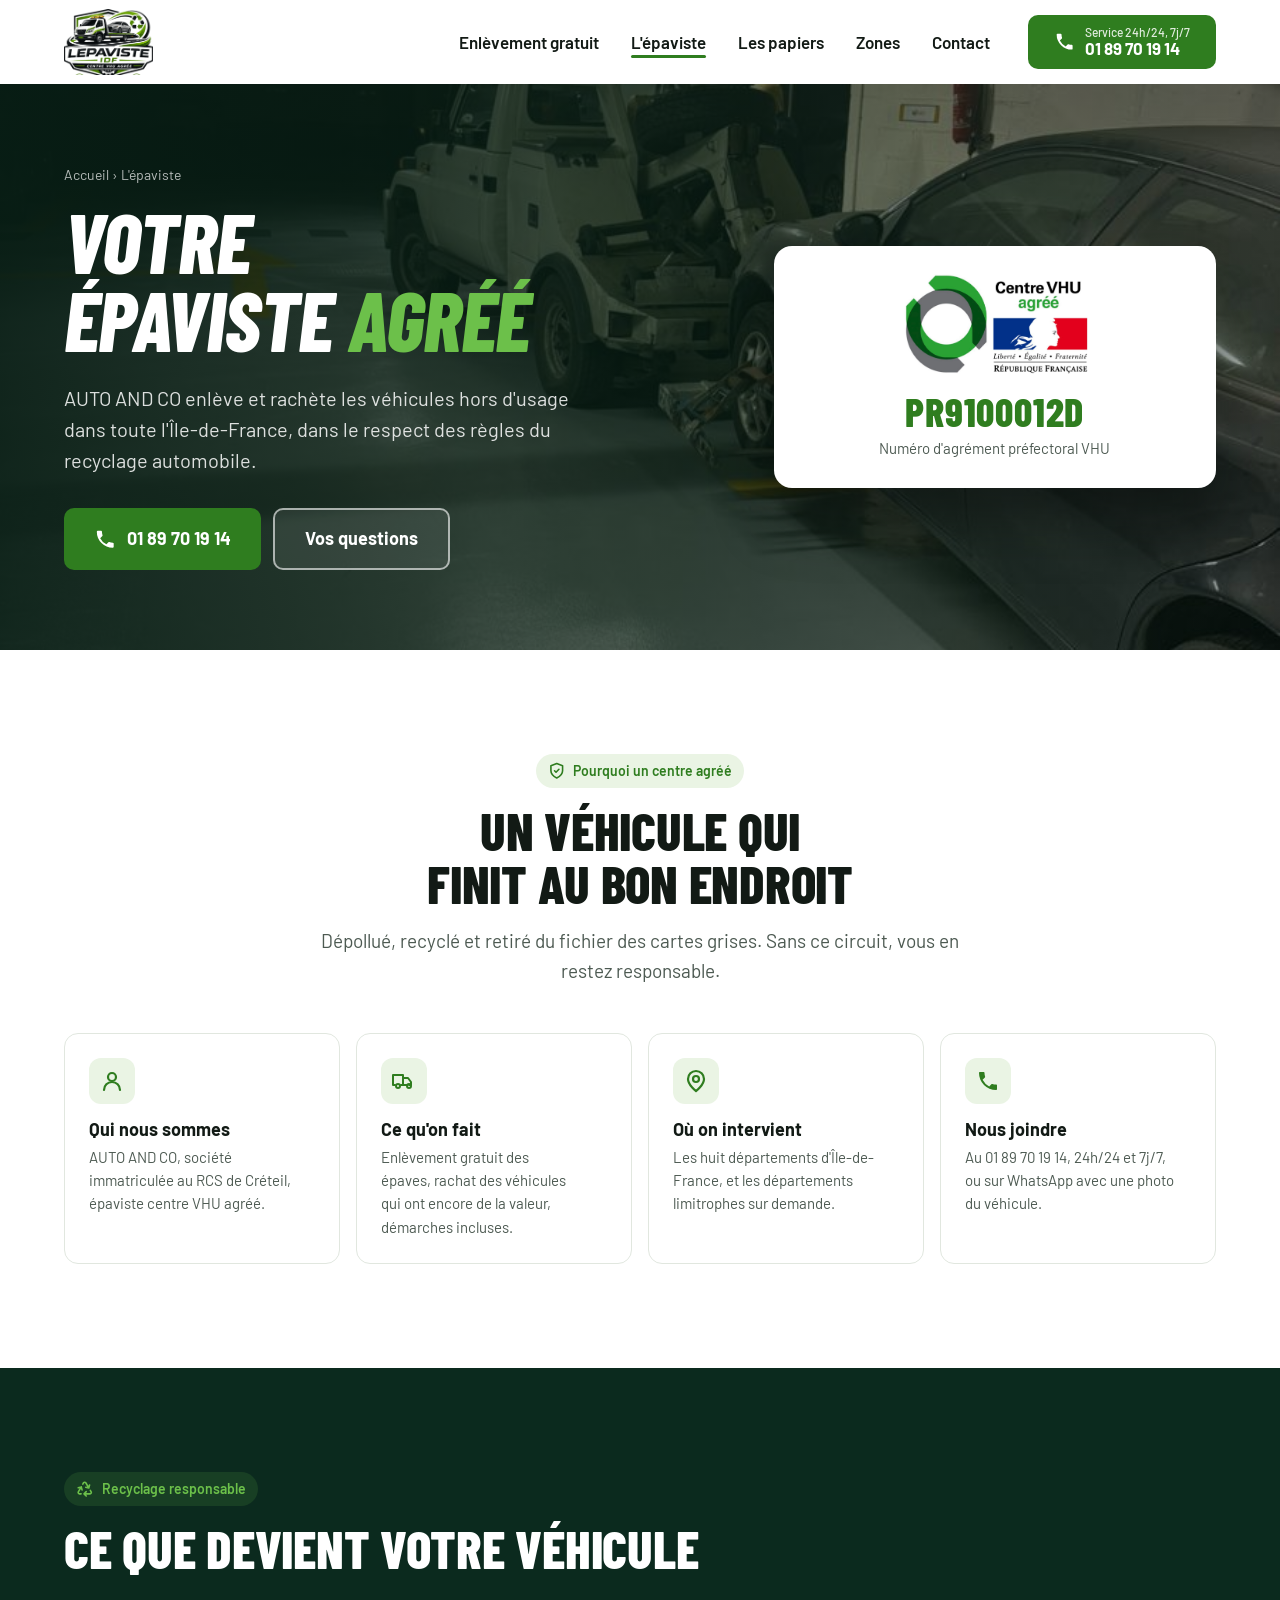
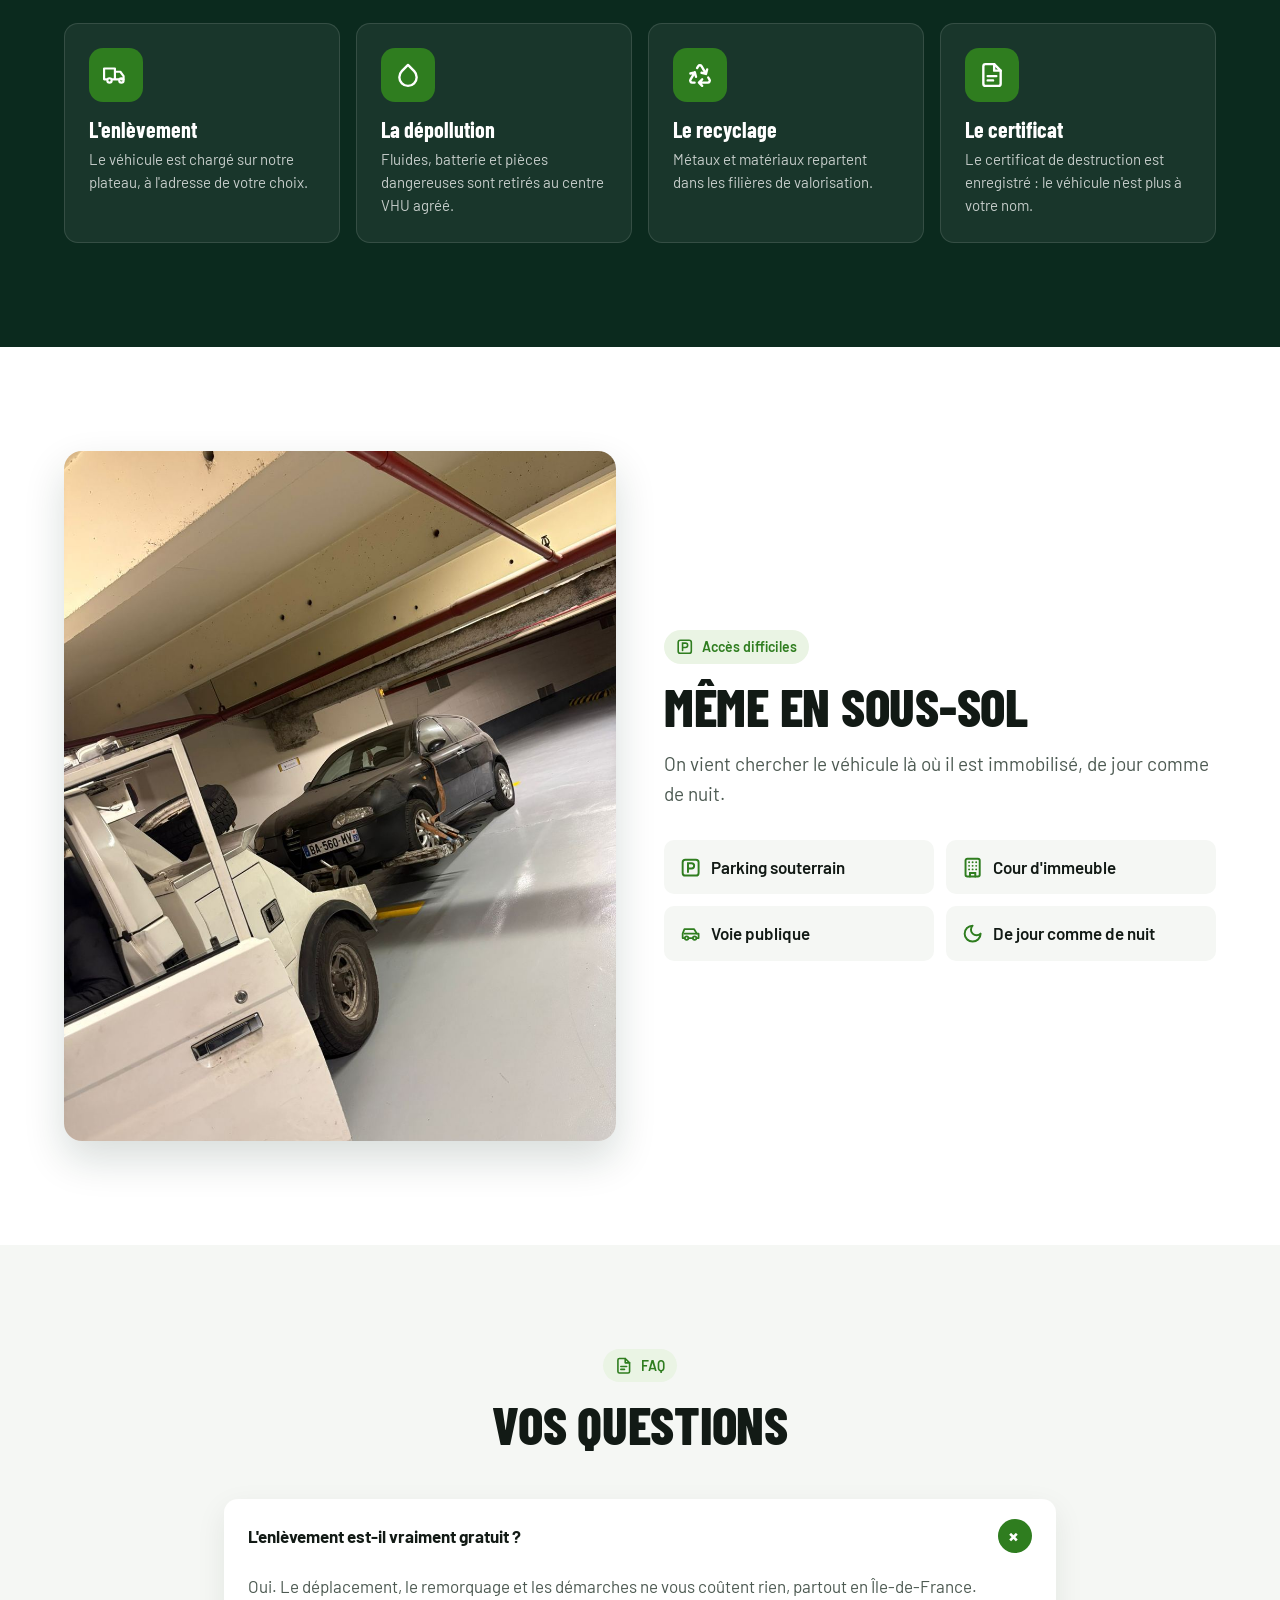
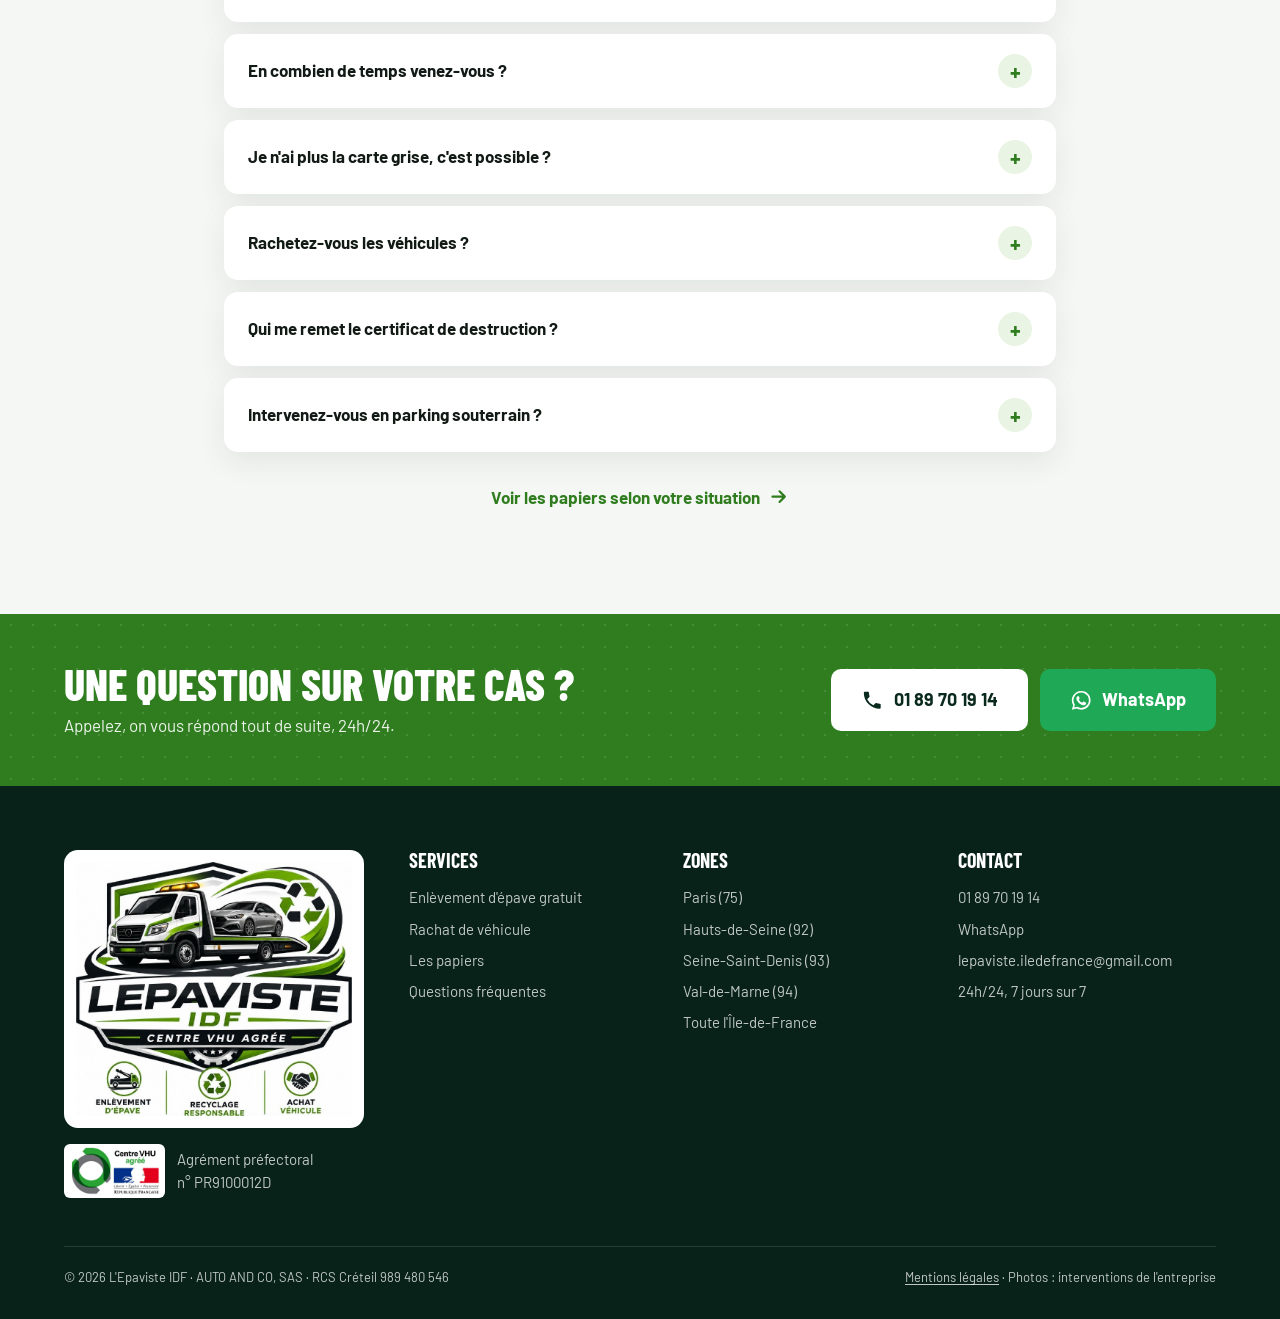
<file: epaviste.html>
<!DOCTYPE html>
<html lang="fr">
<head>
  <meta charset="UTF-8">
  <meta name="viewport" content="width=device-width, initial-scale=1.0">
  <title>L'épaviste : centre VHU agréé en Île-de-France | L'Epaviste IDF</title>
  <meta name="description" content="AUTO AND CO, épaviste centre VHU agréé n° PR9100012D en Île-de-France : enlèvement, dépollution, certificat de destruction, accès difficiles.">
  <meta property="og:title" content="L'épaviste : centre VHU agréé en Île-de-France | L'Epaviste IDF">
  <meta property="og:description" content="AUTO AND CO, épaviste centre VHU agréé n° PR9100012D en Île-de-France : enlèvement, dépollution, certificat de destruction, accès difficiles.">
  <meta property="og:image" content="images/hero.jpg">
  <meta name="theme-color" content="#0b2a1e">
  <link rel="icon" href="images/favicon.png" type="image/png">
  <link rel="preconnect" href="https://fonts.googleapis.com">
  <link rel="preconnect" href="https://fonts.gstatic.com" crossorigin>
  <link href="https://fonts.googleapis.com/css2?family=Barlow+Condensed:ital,wght@0,700;0,800;1,800&family=Barlow:wght@400;500;600;700&display=swap" rel="stylesheet">
  <link rel="preload" as="image" href="images/parking-2.jpg">
  <link rel="stylesheet" href="styles.css?v=9">
  <!-- Balise Google Ads (conversions : clic Appeler / clic WhatsApp, envoyées par main.js) -->
  <script async src="https://www.googletagmanager.com/gtag/js?id=AW-17410215001"></script>
  <script>window.dataLayer=window.dataLayer||[];function gtag(){dataLayer.push(arguments);}gtag('js',new Date());gtag('config','AW-17410215001');</script>
  <!-- META PIXEL : à coller ici au lancement des pubs Meta -->
</head>
<body>
  <a href="#contenu" class="skip-link">Aller au contenu</a>
  <svg width="0" height="0" style="position:absolute" aria-hidden="true">
  <symbol id="i-phone" viewBox="0 0 24 24" fill="currentColor"><path d="M6.6 10.8a15.1 15.1 0 0 0 6.6 6.6l2.2-2.2c.3-.3.7-.4 1-.2 1.1.4 2.3.6 3.6.6.6 0 1 .4 1 1V20c0 .6-.4 1-1 1A17 17 0 0 1 3 4c0-.6.4-1 1-1h3.5c.6 0 1 .4 1 1 0 1.3.2 2.5.6 3.6.1.3 0 .7-.2 1z"/></symbol>
  <symbol id="i-wa" viewBox="0 0 24 24" fill="currentColor"><path d="M12 2a10 10 0 0 0-8.6 15.1L2 22l5-1.3A10 10 0 1 0 12 2zm0 18.2c-1.5 0-3-.4-4.3-1.2l-.3-.2-3 .8.8-2.9-.2-.3A8.2 8.2 0 1 1 12 20.2zm4.5-6.1c-.2-.1-1.5-.7-1.7-.8-.2-.1-.4-.1-.6.1l-.8 1c-.1.2-.3.2-.5.1a6.7 6.7 0 0 1-3.3-2.9c-.3-.4.2-.4.7-1.4.1-.2 0-.3 0-.4l-.8-1.8c-.2-.5-.4-.4-.6-.4h-.5c-.2 0-.5.1-.7.3-.2.3-.9.9-.9 2.2s.9 2.5 1 2.7c.1.2 1.8 2.8 4.4 3.9 1.6.7 2.3.8 3.1.6.5-.1 1.5-.6 1.7-1.2.2-.6.2-1.1.2-1.2-.1-.1-.3-.2-.5-.3z"/></symbol>
  <symbol id="i-check" viewBox="0 0 24 24" fill="none" stroke="currentColor" stroke-width="2.6" stroke-linecap="round" stroke-linejoin="round"><circle cx="12" cy="12" r="10"/><path d="m8 12.5 2.8 2.8L16.5 9"/></symbol>
  <symbol id="i-star" viewBox="0 0 24 24" fill="currentColor"><path d="m12 2 3.1 6.3 6.9 1-5 4.9 1.2 6.8L12 17.8 5.8 21l1.2-6.8-5-4.9 6.9-1z"/></symbol>
  <symbol id="i-euro" viewBox="0 0 24 24" fill="none" stroke="currentColor" stroke-width="2.2" stroke-linecap="round" stroke-linejoin="round"><path d="M18 6.5A7 7 0 1 0 18 17.5"/><path d="M4 10h10M4 14h10"/></symbol>
  <symbol id="i-shield" viewBox="0 0 24 24" fill="none" stroke="currentColor" stroke-width="2.2" stroke-linecap="round" stroke-linejoin="round"><path d="M12 22s8-4 8-10V5l-8-3-8 3v7c0 6 8 10 8 10z"/><path d="m9 12 2 2 4-4"/></symbol>
  <symbol id="i-clock" viewBox="0 0 24 24" fill="none" stroke="currentColor" stroke-width="2.2" stroke-linecap="round"><circle cx="12" cy="12" r="10"/><path d="M12 6v6l4 2"/></symbol>
  <symbol id="i-hand" viewBox="0 0 24 24" fill="none" stroke="currentColor" stroke-width="2" stroke-linecap="round" stroke-linejoin="round"><path d="m11 17 2 2a1 1 0 1 0 3-3"/><path d="m14 14 2.5 2.5a1 1 0 1 0 3-3l-3.9-3.9a3 3 0 0 0-4.2 0l-.9.9a1 1 0 1 1-3-3l2.8-2.8a5.8 5.8 0 0 1 7.1-.9l.5.3a2 2 0 0 0 1.4.2L21 4"/><path d="m21 3 1 11h-2M3 3 2 14l6.5 6.5a1 1 0 1 0 3-3M3 4h8"/></symbol>
  <symbol id="i-car" viewBox="0 0 24 24" fill="none" stroke="currentColor" stroke-width="2" stroke-linecap="round" stroke-linejoin="round"><path d="M5 17H3v-5l2-5h11l3 5h2v5h-2"/><circle cx="7.5" cy="17" r="2"/><circle cx="16.5" cy="17" r="2"/><path d="M9.5 17h5M5 12h14"/></symbol>
  <symbol id="i-van" viewBox="0 0 24 24" fill="none" stroke="currentColor" stroke-width="2" stroke-linecap="round" stroke-linejoin="round"><path d="M2 6h12v11H2zM14 9h4l4 4v4h-8"/><circle cx="6" cy="17.5" r="2"/><circle cx="17.5" cy="17.5" r="2"/></symbol>
  <symbol id="i-moto" viewBox="0 0 24 24" fill="none" stroke="currentColor" stroke-width="2" stroke-linecap="round" stroke-linejoin="round"><circle cx="5" cy="16" r="3"/><circle cx="19" cy="16" r="3"/><path d="M7.5 14 11 9h4l2.5 5M11 9 9 6H6M15 9l2-3h2"/></symbol>
  <symbol id="i-crash" viewBox="0 0 24 24" fill="none" stroke="currentColor" stroke-width="2.2" stroke-linecap="round" stroke-linejoin="round"><path d="M10.3 3.9 1.8 18a2 2 0 0 0 1.7 3h17a2 2 0 0 0 1.7-3L13.7 3.9a2 2 0 0 0-3.4 0zM12 9v4M12 17h.01"/></symbol>
  <symbol id="i-wrench" viewBox="0 0 24 24" fill="none" stroke="currentColor" stroke-width="2.2" stroke-linecap="round" stroke-linejoin="round"><path d="M14.7 6.3a1 1 0 0 0 0 1.4l1.6 1.6a1 1 0 0 0 1.4 0l3.8-3.8a6 6 0 0 1-7.9 7.9l-6.9 6.9a2.1 2.1 0 0 1-3-3l6.9-6.9a6 6 0 0 1 7.9-7.9z"/></symbol>
  <symbol id="i-doc" viewBox="0 0 24 24" fill="none" stroke="currentColor" stroke-width="2.2" stroke-linecap="round" stroke-linejoin="round"><path d="M14 2H6a2 2 0 0 0-2 2v16a2 2 0 0 0 2 2h12a2 2 0 0 0 2-2V8z"/><path d="M14 2v6h6M8 13h8M8 17h5"/></symbol>
  <symbol id="i-lock" viewBox="0 0 24 24" fill="none" stroke="currentColor" stroke-width="2.2" stroke-linecap="round"><rect x="4" y="11" width="16" height="10" rx="2"/><path d="M8 11V7a4 4 0 0 1 8 0v4"/></symbol>
  <symbol id="i-user" viewBox="0 0 24 24" fill="none" stroke="currentColor" stroke-width="2.2" stroke-linecap="round"><circle cx="12" cy="8" r="4"/><path d="M4 21a8 8 0 0 1 16 0"/></symbol>
  <symbol id="i-pin" viewBox="0 0 24 24" fill="none" stroke="currentColor" stroke-width="2.2" stroke-linecap="round" stroke-linejoin="round"><path d="M20 10c0 6-8 12-8 12S4 16 4 10a8 8 0 0 1 16 0z"/><circle cx="12" cy="10" r="3"/></symbol>
  <symbol id="i-mail" viewBox="0 0 24 24" fill="none" stroke="currentColor" stroke-width="2.2" stroke-linecap="round" stroke-linejoin="round"><rect x="2" y="4" width="20" height="16" rx="2"/><path d="m22 7-10 6L2 7"/></symbol>
  <symbol id="i-recycle" viewBox="0 0 24 24" fill="none" stroke="currentColor" stroke-width="2.2" stroke-linecap="round" stroke-linejoin="round"><path d="M7 19H4.8a1.8 1.8 0 0 1-1.6-2.7L7.2 9.5M11 19h8.2a1.8 1.8 0 0 0 1.6-2.7l-1.2-2M14 16l-3 3 3 3M8.3 13.6 7.2 9.5 3.1 10.6M9.3 5.6l1.1-1.8a1.8 1.8 0 0 1 3 0l3.9 6.7M13.4 9.9l4.1 1.1 1.1-4.1"/></symbol>
  <symbol id="i-drop" viewBox="0 0 24 24" fill="none" stroke="currentColor" stroke-width="2.2" stroke-linecap="round" stroke-linejoin="round"><path d="M12 2.7 6.3 8.4a8 8 0 1 0 11.4 0z"/></symbol>
  <symbol id="i-truck" viewBox="0 0 24 24" fill="none" stroke="currentColor" stroke-width="2" stroke-linecap="round" stroke-linejoin="round"><path d="M1 16V6h10v10M11 9h5l3 4v3h-2M1 16h2m6 0h6"/><circle cx="6" cy="17" r="2"/><circle cx="17" cy="17" r="2"/></symbol>
  <symbol id="i-building" viewBox="0 0 24 24" fill="none" stroke="currentColor" stroke-width="2.2" stroke-linecap="round"><rect x="4" y="2" width="16" height="20" rx="2"/><path d="M9 22v-4h6v4M8 6h.01M12 6h.01M16 6h.01M8 10h.01M12 10h.01M16 10h.01M8 14h.01M12 14h.01M16 14h.01"/></symbol>
  <symbol id="i-parking" viewBox="0 0 24 24" fill="none" stroke="currentColor" stroke-width="2.2" stroke-linecap="round"><rect x="3" y="3" width="18" height="18" rx="3"/><path d="M9 17V7h4a3 3 0 0 1 0 6H9"/></symbol>
  <symbol id="i-moon" viewBox="0 0 24 24" fill="none" stroke="currentColor" stroke-width="2.2" stroke-linecap="round" stroke-linejoin="round"><path d="M12 3a6 6 0 0 0 9 9 9 9 0 1 1-9-9z"/></symbol>
  <symbol id="i-arrow" viewBox="0 0 24 24" fill="none" stroke="currentColor" stroke-width="2.4" stroke-linecap="round" stroke-linejoin="round"><path d="M5 12h14M13 6l6 6-6 6"/></symbol>
</svg>


  <!-- ===== BARRE COLLANTE ===== -->
  <header class="navbar_component">
    <div class="padding-global"><div class="container-large navbar_inner">
      <a href="index.html" class="navbar_logo" aria-label="L'Epaviste IDF, accueil"><img src="images/logo-badge.png" alt="Logo L'Epaviste IDF, centre VHU agréé" width="400" height="295"></a>
      <nav class="navbar_menu" aria-label="Navigation principale">
        <a href="index.html" class="navbar_link">Enlèvement gratuit</a>
        <a href="epaviste.html" class="navbar_link" aria-current="page">L'épaviste</a>
        <a href="index.html#papiers" class="navbar_link">Les papiers</a>
        <a href="index.html#zones" class="navbar_link">Zones</a>
        <a href="index.html#contact" class="navbar_link">Contact</a>
      </nav>
      <a href="tel:+33189701914" class="button navbar_phone"><svg class="icon" aria-hidden="true"><use href="#i-phone"/></svg><span><small>Service 24h/24, 7j/7</small>01 89 70 19 14</span></a>
      <button class="navbar_toggle" type="button" aria-expanded="false" aria-label="Ouvrir le menu"><span></span><span></span><span></span></button>
    </div></div>
  </header>

  <main id="contenu">
    <section class="page_hero">
      <div class="hero_media"><img src="images/parking-2.jpg" alt="" fetchpriority="high"></div>
      <div class="padding-global"><div class="container-large page_hero_inner">
        <div class="hero_animate">
          <p class="breadcrumb"><a href="index.html">Accueil</a> › L'épaviste</p>
          <h1 class="heading-style-h1">Votre épaviste <span class="text-highlight">agréé</span></h1>
          <p class="hero_subtitle">AUTO AND CO enlève et rachète les véhicules hors d'usage dans toute l'Île-de-France, dans le respect des règles du recyclage automobile.</p>
          <div class="hero_buttons"><a href="tel:+33189701914" class="button is-large is-shine"><svg class="icon" aria-hidden="true"><use href="#i-phone"/></svg>01 89 70 19 14</a><a href="#questions" class="button is-outline is-large">Vos questions</a></div>
        </div>
        <div class="agrement_card hero_card_in">
          <img src="images/centre-vhu-agree.png" alt="Logo officiel Centre VHU agréé" width="190" height="101">
          <p class="agrement_number">PR9100012D</p>
          <p>Numéro d'agrément préfectoral VHU</p>
        </div>
      </div></div>
    </section>

    <section class="section_why">
      <div class="padding-global"><div class="container-large padding-section-large">
        <div class="section-head is-center" data-reveal-group>
          <span class="section-tag" data-reveal><svg class="icon" aria-hidden="true"><use href="#i-shield"/></svg>Pourquoi un centre agréé</span>
          <h2 class="heading-style-h2" data-reveal>Un véhicule qui finit au bon endroit</h2>
          <p class="text-lead" data-reveal>Dépollué, recyclé et retiré du fichier des cartes grises. Sans ce circuit, vous en restez responsable.</p>
        </div>
        <div class="info_grid" data-reveal-group>
          <div class="info_card" data-reveal><span class="service_icon"><svg class="" aria-hidden="true"><use href="#i-user"/></svg></span><h3>Qui nous sommes</h3><p>AUTO AND CO, société immatriculée au RCS de Créteil, épaviste centre VHU agréé.</p></div>
          <div class="info_card" data-reveal><span class="service_icon"><svg class="" aria-hidden="true"><use href="#i-truck"/></svg></span><h3>Ce qu'on fait</h3><p>Enlèvement gratuit des épaves, rachat des véhicules qui ont encore de la valeur, démarches incluses.</p></div>
          <div class="info_card" data-reveal><span class="service_icon"><svg class="" aria-hidden="true"><use href="#i-pin"/></svg></span><h3>Où on intervient</h3><p>Les huit départements d'Île-de-France, et les départements limitrophes sur demande.</p></div>
          <div class="info_card" data-reveal><span class="service_icon"><svg class="" aria-hidden="true"><use href="#i-phone"/></svg></span><h3>Nous joindre</h3><p>Au 01 89 70 19 14, 24h/24 et 7j/7, ou sur WhatsApp avec une photo du véhicule.</p></div>
        </div>
      </div></div>
    </section>

    <section class="section_process background-color-dark">
      <div class="padding-global"><div class="container-large padding-section-large">
        <div class="section-head" data-reveal-group>
          <span class="section-tag" data-reveal><svg class="icon" aria-hidden="true"><use href="#i-recycle"/></svg>Recyclage responsable</span>
          <h2 class="heading-style-h2" data-reveal>Ce que devient votre véhicule</h2>
        </div>
        <div class="timeline" data-reveal-group>
          <div class="timeline_item" data-reveal><span class="perks_icon"><svg class="" aria-hidden="true"><use href="#i-truck"/></svg></span><h3>L'enlèvement</h3><p>Le véhicule est chargé sur notre plateau, à l'adresse de votre choix.</p></div>
          <div class="timeline_item" data-reveal><span class="perks_icon"><svg class="" aria-hidden="true"><use href="#i-drop"/></svg></span><h3>La dépollution</h3><p>Fluides, batterie et pièces dangereuses sont retirés au centre VHU agréé.</p></div>
          <div class="timeline_item" data-reveal><span class="perks_icon"><svg class="" aria-hidden="true"><use href="#i-recycle"/></svg></span><h3>Le recyclage</h3><p>Métaux et matériaux repartent dans les filières de valorisation.</p></div>
          <div class="timeline_item" data-reveal><span class="perks_icon"><svg class="" aria-hidden="true"><use href="#i-doc"/></svg></span><h3>Le certificat</h3><p>Le certificat de destruction est enregistré : le véhicule n'est plus à votre nom.</p></div>
        </div>
      </div></div>
    </section>

    <section class="section_access">
      <div class="padding-global"><div class="container-large padding-section-large">
        <div class="access_layout">
          <div class="access_photo" data-reveal="left"><img src="images/galerie-1.jpg" alt="Véhicule chargé dans un parking souterrain" loading="lazy" width="1200" height="1600"></div>
          <div data-reveal-group>
            <span class="section-tag" data-reveal><svg class="icon" aria-hidden="true"><use href="#i-parking"/></svg>Accès difficiles</span>
            <h2 class="heading-style-h2" data-reveal>Même en sous-sol</h2>
            <p class="text-lead" data-reveal>On vient chercher le véhicule là où il est immobilisé, de jour comme de nuit.</p>
            <ul class="access_list">
              <li data-reveal><svg class="icon" aria-hidden="true"><use href="#i-parking"/></svg>Parking souterrain</li>
              <li data-reveal><svg class="icon" aria-hidden="true"><use href="#i-building"/></svg>Cour d'immeuble</li>
              <li data-reveal><svg class="icon" aria-hidden="true"><use href="#i-car"/></svg>Voie publique</li>
              <li data-reveal><svg class="icon" aria-hidden="true"><use href="#i-moon"/></svg>De jour comme de nuit</li>
            </ul>
          </div>
        </div>
      </div></div>
    </section>

    <section class="section_faq background-color-light" id="questions">
      <div class="padding-global"><div class="container-large padding-section-large">
        <div class="section-head is-center" data-reveal-group>
          <span class="section-tag" data-reveal><svg class="icon" aria-hidden="true"><use href="#i-doc"/></svg>FAQ</span>
          <h2 class="heading-style-h2" data-reveal>Vos questions</h2>
        </div>
        <div class="faq_list" data-reveal-group>
          <details class="faq_item" data-reveal open><summary class="faq_question">L'enlèvement est-il vraiment gratuit ?<span class="faq_plus">+</span></summary><p class="faq_answer">Oui. Le déplacement, le remorquage et les démarches ne vous coûtent rien, partout en Île-de-France.</p></details>
          <details class="faq_item" data-reveal><summary class="faq_question">En combien de temps venez-vous ?<span class="faq_plus">+</span></summary><p class="faq_answer">Sous 24h en moyenne, et en 1 à 2h pour les urgences, 7 jours sur 7.</p></details>
          <details class="faq_item" data-reveal><summary class="faq_question">Je n'ai plus la carte grise, c'est possible ?<span class="faq_plus">+</span></summary><p class="faq_answer">Oui, une déclaration de perte ou de vol suffit le plus souvent. Appelez-nous, on vérifie votre cas avant de venir.</p></details>
          <details class="faq_item" data-reveal><summary class="faq_question">Rachetez-vous les véhicules ?<span class="faq_plus">+</span></summary><p class="faq_answer">Oui, s'il a encore de la valeur, qu'il roule ou non. Envoyez une photo sur WhatsApp pour recevoir une offre.</p></details>
          <details class="faq_item" data-reveal><summary class="faq_question">Qui me remet le certificat de destruction ?<span class="faq_plus">+</span></summary><p class="faq_answer">Le centre VHU agréé, après la prise en charge du véhicule. Il prouve que le véhicule n'est plus sous votre responsabilité.</p></details>
          <details class="faq_item" data-reveal><summary class="faq_question">Intervenez-vous en parking souterrain ?<span class="faq_plus">+</span></summary><p class="faq_answer">Oui, en sous-sol comme en cour d'immeuble ou sur la voie publique.</p></details>
        </div>
        <p class="text-align-center" style="margin-top:2rem"><a href="index.html#papiers" class="link-arrow">Voir les papiers selon votre situation <svg class="icon" aria-hidden="true"><use href="#i-arrow"/></svg></a></p>
      </div></div>
    </section>

    <!-- ===== BANDE D'APPEL ===== -->
    <section class="section_cta">
      <div class="padding-global"><div class="container-large cta_inner">
        <div data-reveal><h2>Une question sur votre cas ?</h2><p>Appelez, on vous répond tout de suite, 24h/24.</p></div>
        <div class="cta_buttons" data-reveal>
          <a href="tel:+33189701914" class="button is-white is-large"><svg class="icon" aria-hidden="true"><use href="#i-phone"/></svg>01 89 70 19 14</a>
          <a href="https://wa.me/33745226753" target="_blank" rel="noopener" class="button is-whatsapp is-large"><svg class="icon" aria-hidden="true"><use href="#i-wa"/></svg>WhatsApp</a>
        </div>
      </div></div>
    </section>

  </main>

  <!-- ===== PIED DE PAGE ===== -->
  <footer class="footer_component">
    <div class="padding-global"><div class="container-large">
      <div class="footer_top">
        <div>
          <div class="footer_logo"><img src="images/logo-complet.jpg" alt="L'Epaviste IDF : enlèvement d'épave, recyclage responsable, achat de véhicule" width="1000" height="668"></div>
          <div class="footer_vhu"><img src="images/centre-vhu-agree.png" alt="Logo officiel Centre VHU agréé" width="101" height="54" loading="lazy"><span>Agrément préfectoral<br>n° PR9100012D</span></div>
        </div>
        <div class="footer_col"><h3>Services</h3><ul>
          <li><a href="index.html#services">Enlèvement d'épave gratuit</a></li><li><a href="index.html#services">Rachat de véhicule</a></li><li><a href="index.html#papiers">Les papiers</a></li><li><a href="epaviste.html#questions">Questions fréquentes</a></li></ul></div>
        <div class="footer_col"><h3>Zones</h3><ul>
          <li>Paris (75)</li><li>Hauts-de-Seine (92)</li><li>Seine-Saint-Denis (93)</li><li>Val-de-Marne (94)</li><li><a href="index.html#zones">Toute l'Île-de-France</a></li></ul></div>
        <div class="footer_col"><h3>Contact</h3><ul>
          <li><a href="tel:+33189701914">01 89 70 19 14</a></li><li><a href="https://wa.me/33745226753" target="_blank" rel="noopener">WhatsApp</a></li><li><a href="mailto:lepaviste.iledefrance@gmail.com">lepaviste.iledefrance<wbr>@gmail.com</a></li><li>24h/24, 7 jours sur 7</li></ul></div>
      </div>
      <div class="footer_bottom">
        <span>© 2026 L'Epaviste IDF · AUTO AND CO, SAS · RCS Créteil 989 480 546</span>
        <span><a href="mentions-legales.html">Mentions légales</a> · Photos : interventions de l'entreprise</span>
      </div>
    </div></div>
  </footer>

  <div class="mobile-bar">
    <a href="tel:+33189701914" class="button is-shine"><svg class="icon" aria-hidden="true"><use href="#i-phone"/></svg>Appeler</a>
    <a href="https://wa.me/33745226753" target="_blank" rel="noopener" class="button is-whatsapp"><svg class="icon" aria-hidden="true"><use href="#i-wa"/></svg>WhatsApp</a>
  </div>

  <script src="main.js?v=9" defer></script>
</body>
</html>
</file>
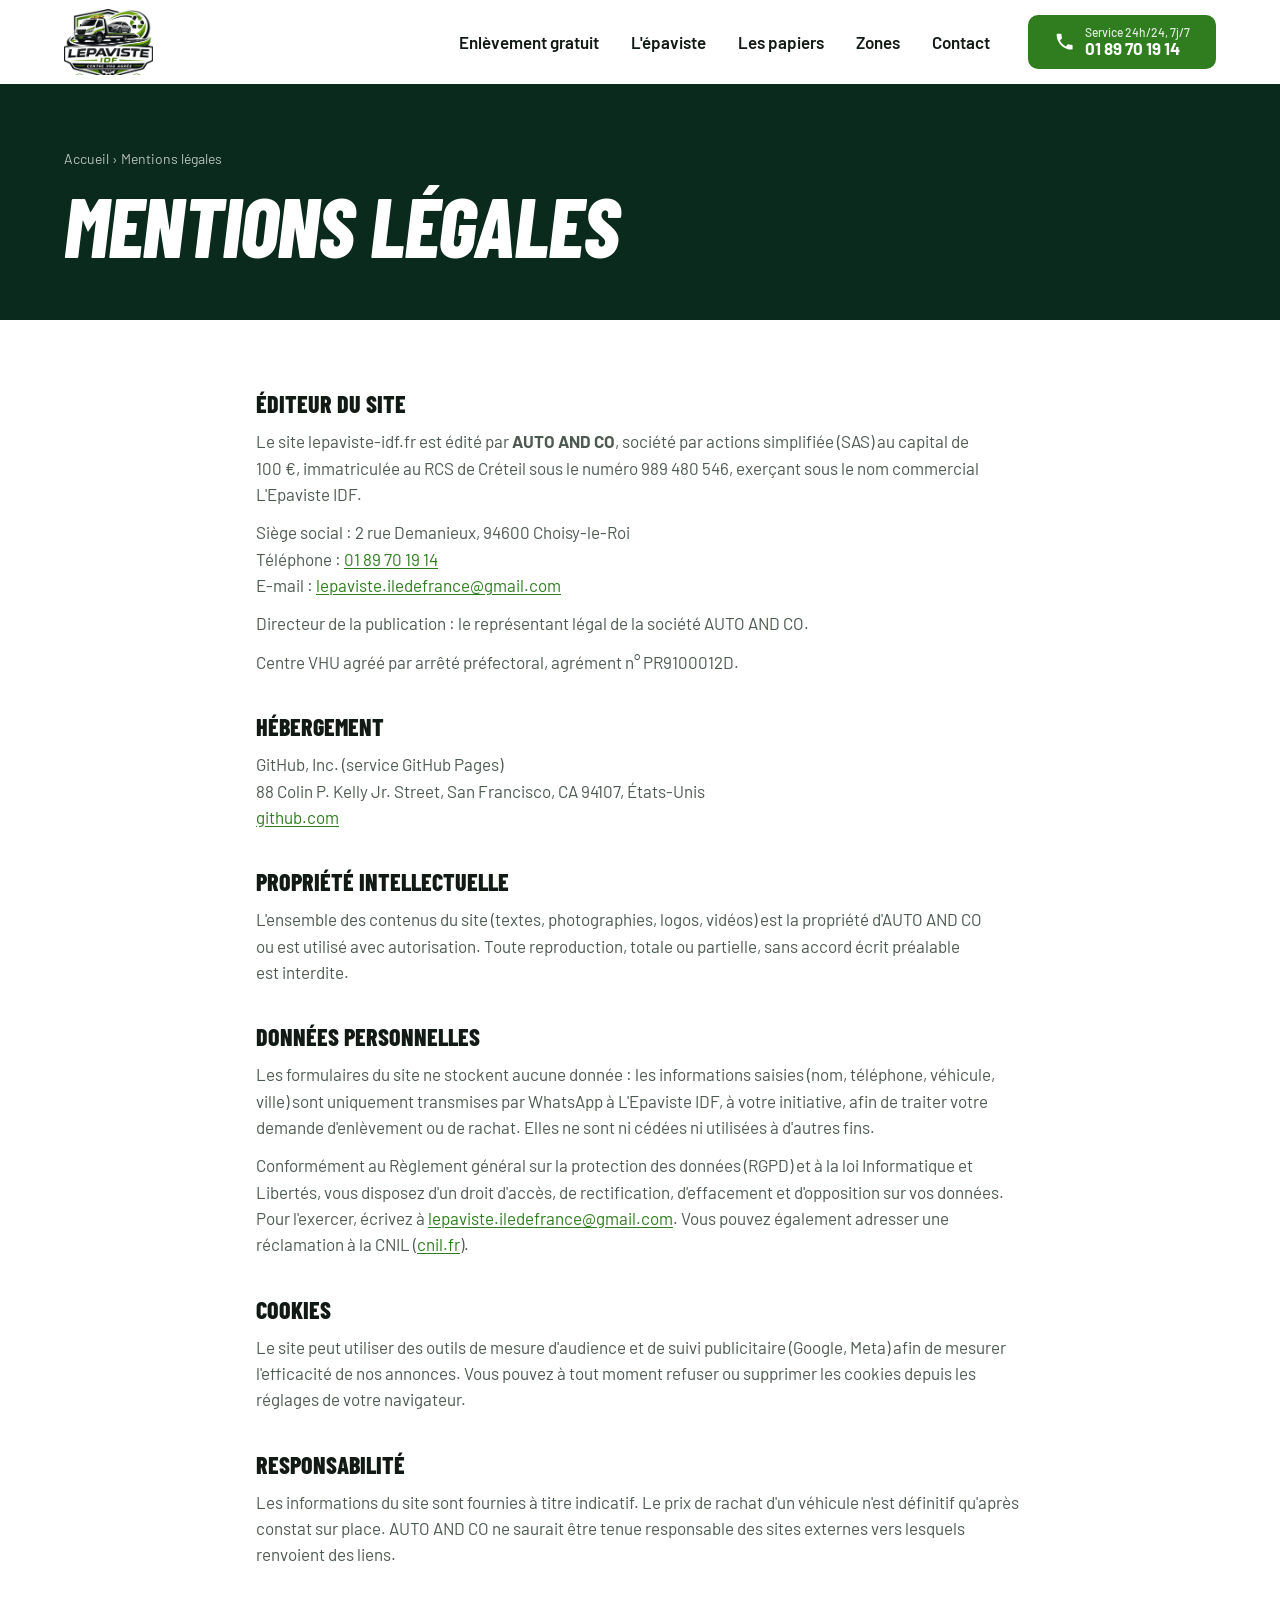
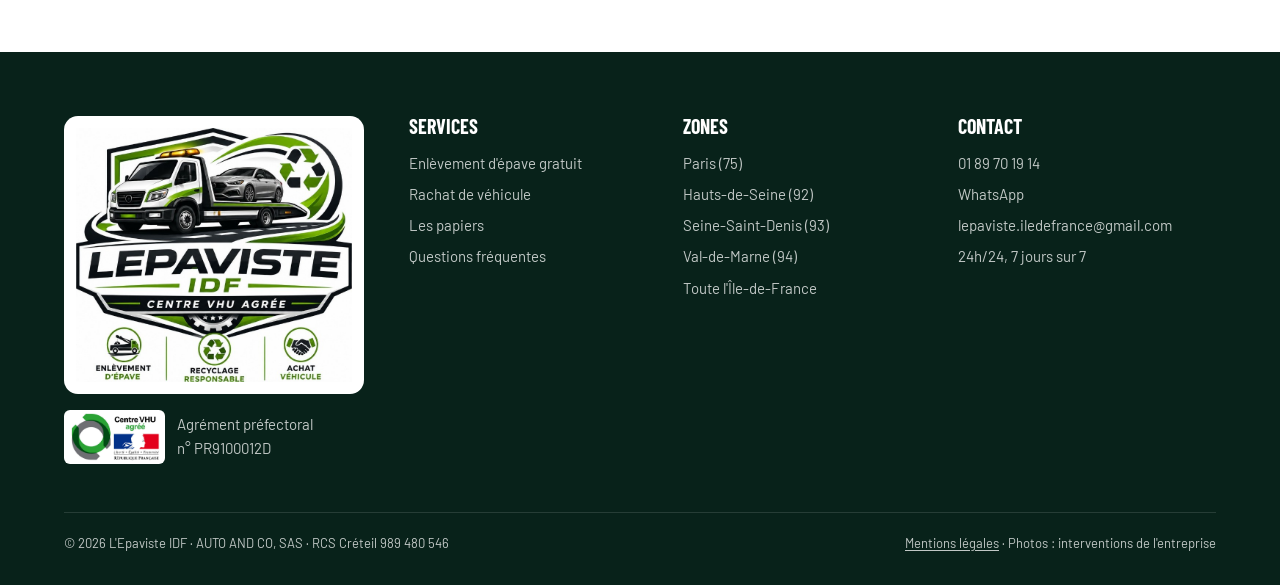
<file: mentions-legales.html>
<!DOCTYPE html>
<html lang="fr">
<head>
  <meta charset="UTF-8">
  <meta name="robots" content="noindex">
  <meta name="viewport" content="width=device-width, initial-scale=1.0">
  <title>Mentions légales | L'Epaviste IDF</title>
  <meta name="description" content="Mentions légales du site lepaviste-idf.fr : éditeur, hébergeur, données personnelles.">
  <meta property="og:title" content="Mentions légales | L'Epaviste IDF">
  <meta property="og:description" content="Mentions légales du site lepaviste-idf.fr : éditeur, hébergeur, données personnelles.">
  <meta property="og:image" content="images/hero.jpg">
  <meta name="theme-color" content="#0b2a1e">
  <link rel="icon" href="images/favicon.png" type="image/png">
  <link rel="preconnect" href="https://fonts.googleapis.com">
  <link rel="preconnect" href="https://fonts.gstatic.com" crossorigin>
  <link href="https://fonts.googleapis.com/css2?family=Barlow+Condensed:ital,wght@0,700;0,800;1,800&family=Barlow:wght@400;500;600;700&display=swap" rel="stylesheet">
  <link rel="preload" as="image" href="images/parking-2.jpg">
  <link rel="stylesheet" href="styles.css?v=9">
  <!-- Balise Google Ads (conversions : clic Appeler / clic WhatsApp, envoyées par main.js) -->
  <script async src="https://www.googletagmanager.com/gtag/js?id=AW-17410215001"></script>
  <script>window.dataLayer=window.dataLayer||[];function gtag(){dataLayer.push(arguments);}gtag('js',new Date());gtag('config','AW-17410215001');</script>
  <!-- META PIXEL : à coller ici au lancement des pubs Meta -->
</head>
<body>
  <a href="#contenu" class="skip-link">Aller au contenu</a>
  <svg width="0" height="0" style="position:absolute" aria-hidden="true">
  <symbol id="i-phone" viewBox="0 0 24 24" fill="currentColor"><path d="M6.6 10.8a15.1 15.1 0 0 0 6.6 6.6l2.2-2.2c.3-.3.7-.4 1-.2 1.1.4 2.3.6 3.6.6.6 0 1 .4 1 1V20c0 .6-.4 1-1 1A17 17 0 0 1 3 4c0-.6.4-1 1-1h3.5c.6 0 1 .4 1 1 0 1.3.2 2.5.6 3.6.1.3 0 .7-.2 1z"/></symbol>
  <symbol id="i-wa" viewBox="0 0 24 24" fill="currentColor"><path d="M12 2a10 10 0 0 0-8.6 15.1L2 22l5-1.3A10 10 0 1 0 12 2zm0 18.2c-1.5 0-3-.4-4.3-1.2l-.3-.2-3 .8.8-2.9-.2-.3A8.2 8.2 0 1 1 12 20.2zm4.5-6.1c-.2-.1-1.5-.7-1.7-.8-.2-.1-.4-.1-.6.1l-.8 1c-.1.2-.3.2-.5.1a6.7 6.7 0 0 1-3.3-2.9c-.3-.4.2-.4.7-1.4.1-.2 0-.3 0-.4l-.8-1.8c-.2-.5-.4-.4-.6-.4h-.5c-.2 0-.5.1-.7.3-.2.3-.9.9-.9 2.2s.9 2.5 1 2.7c.1.2 1.8 2.8 4.4 3.9 1.6.7 2.3.8 3.1.6.5-.1 1.5-.6 1.7-1.2.2-.6.2-1.1.2-1.2-.1-.1-.3-.2-.5-.3z"/></symbol>
  <symbol id="i-check" viewBox="0 0 24 24" fill="none" stroke="currentColor" stroke-width="2.6" stroke-linecap="round" stroke-linejoin="round"><circle cx="12" cy="12" r="10"/><path d="m8 12.5 2.8 2.8L16.5 9"/></symbol>
  <symbol id="i-star" viewBox="0 0 24 24" fill="currentColor"><path d="m12 2 3.1 6.3 6.9 1-5 4.9 1.2 6.8L12 17.8 5.8 21l1.2-6.8-5-4.9 6.9-1z"/></symbol>
  <symbol id="i-euro" viewBox="0 0 24 24" fill="none" stroke="currentColor" stroke-width="2.2" stroke-linecap="round" stroke-linejoin="round"><path d="M18 6.5A7 7 0 1 0 18 17.5"/><path d="M4 10h10M4 14h10"/></symbol>
  <symbol id="i-shield" viewBox="0 0 24 24" fill="none" stroke="currentColor" stroke-width="2.2" stroke-linecap="round" stroke-linejoin="round"><path d="M12 22s8-4 8-10V5l-8-3-8 3v7c0 6 8 10 8 10z"/><path d="m9 12 2 2 4-4"/></symbol>
  <symbol id="i-clock" viewBox="0 0 24 24" fill="none" stroke="currentColor" stroke-width="2.2" stroke-linecap="round"><circle cx="12" cy="12" r="10"/><path d="M12 6v6l4 2"/></symbol>
  <symbol id="i-hand" viewBox="0 0 24 24" fill="none" stroke="currentColor" stroke-width="2" stroke-linecap="round" stroke-linejoin="round"><path d="m11 17 2 2a1 1 0 1 0 3-3"/><path d="m14 14 2.5 2.5a1 1 0 1 0 3-3l-3.9-3.9a3 3 0 0 0-4.2 0l-.9.9a1 1 0 1 1-3-3l2.8-2.8a5.8 5.8 0 0 1 7.1-.9l.5.3a2 2 0 0 0 1.4.2L21 4"/><path d="m21 3 1 11h-2M3 3 2 14l6.5 6.5a1 1 0 1 0 3-3M3 4h8"/></symbol>
  <symbol id="i-car" viewBox="0 0 24 24" fill="none" stroke="currentColor" stroke-width="2" stroke-linecap="round" stroke-linejoin="round"><path d="M5 17H3v-5l2-5h11l3 5h2v5h-2"/><circle cx="7.5" cy="17" r="2"/><circle cx="16.5" cy="17" r="2"/><path d="M9.5 17h5M5 12h14"/></symbol>
  <symbol id="i-van" viewBox="0 0 24 24" fill="none" stroke="currentColor" stroke-width="2" stroke-linecap="round" stroke-linejoin="round"><path d="M2 6h12v11H2zM14 9h4l4 4v4h-8"/><circle cx="6" cy="17.5" r="2"/><circle cx="17.5" cy="17.5" r="2"/></symbol>
  <symbol id="i-moto" viewBox="0 0 24 24" fill="none" stroke="currentColor" stroke-width="2" stroke-linecap="round" stroke-linejoin="round"><circle cx="5" cy="16" r="3"/><circle cx="19" cy="16" r="3"/><path d="M7.5 14 11 9h4l2.5 5M11 9 9 6H6M15 9l2-3h2"/></symbol>
  <symbol id="i-crash" viewBox="0 0 24 24" fill="none" stroke="currentColor" stroke-width="2.2" stroke-linecap="round" stroke-linejoin="round"><path d="M10.3 3.9 1.8 18a2 2 0 0 0 1.7 3h17a2 2 0 0 0 1.7-3L13.7 3.9a2 2 0 0 0-3.4 0zM12 9v4M12 17h.01"/></symbol>
  <symbol id="i-wrench" viewBox="0 0 24 24" fill="none" stroke="currentColor" stroke-width="2.2" stroke-linecap="round" stroke-linejoin="round"><path d="M14.7 6.3a1 1 0 0 0 0 1.4l1.6 1.6a1 1 0 0 0 1.4 0l3.8-3.8a6 6 0 0 1-7.9 7.9l-6.9 6.9a2.1 2.1 0 0 1-3-3l6.9-6.9a6 6 0 0 1 7.9-7.9z"/></symbol>
  <symbol id="i-doc" viewBox="0 0 24 24" fill="none" stroke="currentColor" stroke-width="2.2" stroke-linecap="round" stroke-linejoin="round"><path d="M14 2H6a2 2 0 0 0-2 2v16a2 2 0 0 0 2 2h12a2 2 0 0 0 2-2V8z"/><path d="M14 2v6h6M8 13h8M8 17h5"/></symbol>
  <symbol id="i-lock" viewBox="0 0 24 24" fill="none" stroke="currentColor" stroke-width="2.2" stroke-linecap="round"><rect x="4" y="11" width="16" height="10" rx="2"/><path d="M8 11V7a4 4 0 0 1 8 0v4"/></symbol>
  <symbol id="i-user" viewBox="0 0 24 24" fill="none" stroke="currentColor" stroke-width="2.2" stroke-linecap="round"><circle cx="12" cy="8" r="4"/><path d="M4 21a8 8 0 0 1 16 0"/></symbol>
  <symbol id="i-pin" viewBox="0 0 24 24" fill="none" stroke="currentColor" stroke-width="2.2" stroke-linecap="round" stroke-linejoin="round"><path d="M20 10c0 6-8 12-8 12S4 16 4 10a8 8 0 0 1 16 0z"/><circle cx="12" cy="10" r="3"/></symbol>
  <symbol id="i-mail" viewBox="0 0 24 24" fill="none" stroke="currentColor" stroke-width="2.2" stroke-linecap="round" stroke-linejoin="round"><rect x="2" y="4" width="20" height="16" rx="2"/><path d="m22 7-10 6L2 7"/></symbol>
  <symbol id="i-recycle" viewBox="0 0 24 24" fill="none" stroke="currentColor" stroke-width="2.2" stroke-linecap="round" stroke-linejoin="round"><path d="M7 19H4.8a1.8 1.8 0 0 1-1.6-2.7L7.2 9.5M11 19h8.2a1.8 1.8 0 0 0 1.6-2.7l-1.2-2M14 16l-3 3 3 3M8.3 13.6 7.2 9.5 3.1 10.6M9.3 5.6l1.1-1.8a1.8 1.8 0 0 1 3 0l3.9 6.7M13.4 9.9l4.1 1.1 1.1-4.1"/></symbol>
  <symbol id="i-drop" viewBox="0 0 24 24" fill="none" stroke="currentColor" stroke-width="2.2" stroke-linecap="round" stroke-linejoin="round"><path d="M12 2.7 6.3 8.4a8 8 0 1 0 11.4 0z"/></symbol>
  <symbol id="i-truck" viewBox="0 0 24 24" fill="none" stroke="currentColor" stroke-width="2" stroke-linecap="round" stroke-linejoin="round"><path d="M1 16V6h10v10M11 9h5l3 4v3h-2M1 16h2m6 0h6"/><circle cx="6" cy="17" r="2"/><circle cx="17" cy="17" r="2"/></symbol>
  <symbol id="i-building" viewBox="0 0 24 24" fill="none" stroke="currentColor" stroke-width="2.2" stroke-linecap="round"><rect x="4" y="2" width="16" height="20" rx="2"/><path d="M9 22v-4h6v4M8 6h.01M12 6h.01M16 6h.01M8 10h.01M12 10h.01M16 10h.01M8 14h.01M12 14h.01M16 14h.01"/></symbol>
  <symbol id="i-parking" viewBox="0 0 24 24" fill="none" stroke="currentColor" stroke-width="2.2" stroke-linecap="round"><rect x="3" y="3" width="18" height="18" rx="3"/><path d="M9 17V7h4a3 3 0 0 1 0 6H9"/></symbol>
  <symbol id="i-moon" viewBox="0 0 24 24" fill="none" stroke="currentColor" stroke-width="2.2" stroke-linecap="round" stroke-linejoin="round"><path d="M12 3a6 6 0 0 0 9 9 9 9 0 1 1-9-9z"/></symbol>
  <symbol id="i-arrow" viewBox="0 0 24 24" fill="none" stroke="currentColor" stroke-width="2.4" stroke-linecap="round" stroke-linejoin="round"><path d="M5 12h14M13 6l6 6-6 6"/></symbol>
</svg>


  <!-- ===== BARRE COLLANTE ===== -->
  <header class="navbar_component">
    <div class="padding-global"><div class="container-large navbar_inner">
      <a href="index.html" class="navbar_logo" aria-label="L'Epaviste IDF, accueil"><img src="images/logo-badge.png" alt="Logo L'Epaviste IDF, centre VHU agréé" width="400" height="295"></a>
      <nav class="navbar_menu" aria-label="Navigation principale">
        <a href="index.html" class="navbar_link">Enlèvement gratuit</a>
        <a href="epaviste.html" class="navbar_link">L'épaviste</a>
        <a href="index.html#papiers" class="navbar_link">Les papiers</a>
        <a href="index.html#zones" class="navbar_link">Zones</a>
        <a href="index.html#contact" class="navbar_link">Contact</a>
      </nav>
      <a href="tel:+33189701914" class="button navbar_phone"><svg class="icon" aria-hidden="true"><use href="#i-phone"/></svg><span><small>Service 24h/24, 7j/7</small>01 89 70 19 14</span></a>
      <button class="navbar_toggle" type="button" aria-expanded="false" aria-label="Ouvrir le menu"><span></span><span></span><span></span></button>
    </div></div>
  </header>

  <main id="contenu">
    <section class="page_hero is-small">
      <div class="padding-global"><div class="container-large page_hero_inner">
        <div>
          <p class="breadcrumb"><a href="index.html">Accueil</a> › Mentions légales</p>
          <h1 class="heading-style-h1">Mentions légales</h1>
        </div>
      </div></div>
    </section>

    <section class="padding-section-medium">
      <div class="padding-global"><div class="container-large legal_content">
        <h2>Éditeur du site</h2>
        <p>Le site lepaviste-idf.fr est édité par <strong>AUTO AND CO</strong>, société par actions simplifiée (SAS) au capital de 100 €, immatriculée au RCS de Créteil sous le numéro 989 480 546, exerçant sous le nom commercial L'Epaviste IDF.</p>
        <p>Siège social : 2 rue Demanieux, 94600 Choisy-le-Roi<br>Téléphone : <a href="tel:+33189701914">01 89 70 19 14</a><br>E-mail : <a href="mailto:lepaviste.iledefrance@gmail.com">lepaviste.iledefrance@gmail.com</a></p>
        <p>Directeur de la publication : le représentant légal de la société AUTO AND CO.</p>
        <p>Centre VHU agréé par arrêté préfectoral, agrément n° PR9100012D.</p>

        <h2>Hébergement</h2>
        <p>GitHub, Inc. (service GitHub Pages)<br>88 Colin P. Kelly Jr. Street, San Francisco, CA 94107, États-Unis<br><a href="https://github.com" target="_blank" rel="noopener">github.com</a></p>

        <h2>Propriété intellectuelle</h2>
        <p>L'ensemble des contenus du site (textes, photographies, logos, vidéos) est la propriété d'AUTO AND CO ou est utilisé avec autorisation. Toute reproduction, totale ou partielle, sans accord écrit préalable est interdite.</p>

        <h2>Données personnelles</h2>
        <p>Les formulaires du site ne stockent aucune donnée : les informations saisies (nom, téléphone, véhicule, ville) sont uniquement transmises par WhatsApp à L'Epaviste IDF, à votre initiative, afin de traiter votre demande d'enlèvement ou de rachat. Elles ne sont ni cédées ni utilisées à d'autres fins.</p>
        <p>Conformément au Règlement général sur la protection des données (RGPD) et à la loi Informatique et Libertés, vous disposez d'un droit d'accès, de rectification, d'effacement et d'opposition sur vos données. Pour l'exercer, écrivez à <a href="mailto:lepaviste.iledefrance@gmail.com">lepaviste.iledefrance@gmail.com</a>. Vous pouvez également adresser une réclamation à la CNIL (<a href="https://www.cnil.fr" target="_blank" rel="noopener">cnil.fr</a>).</p>

        <h2>Cookies</h2>
        <p>Le site peut utiliser des outils de mesure d'audience et de suivi publicitaire (Google, Meta) afin de mesurer l'efficacité de nos annonces. Vous pouvez à tout moment refuser ou supprimer les cookies depuis les réglages de votre navigateur.</p>

        <h2>Responsabilité</h2>
        <p>Les informations du site sont fournies à titre indicatif. Le prix de rachat d'un véhicule n'est définitif qu'après constat sur place. AUTO AND CO ne saurait être tenue responsable des sites externes vers lesquels renvoient des liens.</p>
      </div></div>
    </section>
  </main>

  <!-- ===== PIED DE PAGE ===== -->
  <footer class="footer_component">
    <div class="padding-global"><div class="container-large">
      <div class="footer_top">
        <div>
          <div class="footer_logo"><img src="images/logo-complet.jpg" alt="L'Epaviste IDF : enlèvement d'épave, recyclage responsable, achat de véhicule" width="1000" height="668"></div>
          <div class="footer_vhu"><img src="images/centre-vhu-agree.png" alt="Logo officiel Centre VHU agréé" width="101" height="54" loading="lazy"><span>Agrément préfectoral<br>n° PR9100012D</span></div>
        </div>
        <div class="footer_col"><h3>Services</h3><ul>
          <li><a href="index.html#services">Enlèvement d'épave gratuit</a></li><li><a href="index.html#services">Rachat de véhicule</a></li><li><a href="index.html#papiers">Les papiers</a></li><li><a href="epaviste.html#questions">Questions fréquentes</a></li></ul></div>
        <div class="footer_col"><h3>Zones</h3><ul>
          <li>Paris (75)</li><li>Hauts-de-Seine (92)</li><li>Seine-Saint-Denis (93)</li><li>Val-de-Marne (94)</li><li><a href="index.html#zones">Toute l'Île-de-France</a></li></ul></div>
        <div class="footer_col"><h3>Contact</h3><ul>
          <li><a href="tel:+33189701914">01 89 70 19 14</a></li><li><a href="https://wa.me/33745226753" target="_blank" rel="noopener">WhatsApp</a></li><li><a href="mailto:lepaviste.iledefrance@gmail.com">lepaviste.iledefrance<wbr>@gmail.com</a></li><li>24h/24, 7 jours sur 7</li></ul></div>
      </div>
      <div class="footer_bottom">
        <span>© 2026 L'Epaviste IDF · AUTO AND CO, SAS · RCS Créteil 989 480 546</span>
        <span><a href="mentions-legales.html">Mentions légales</a> · Photos : interventions de l'entreprise</span>
      </div>
    </div></div>
  </footer>

  <div class="mobile-bar">
    <a href="tel:+33189701914" class="button is-shine"><svg class="icon" aria-hidden="true"><use href="#i-phone"/></svg>Appeler</a>
    <a href="https://wa.me/33745226753" target="_blank" rel="noopener" class="button is-whatsapp"><svg class="icon" aria-hidden="true"><use href="#i-wa"/></svg>WhatsApp</a>
  </div>

  <script src="main.js?v=9" defer></script>
</body>
</html>
</file>
<file: styles.css>
/* =========================================================
   L'Epaviste IDF — feuille de style commune (Client-First)
   ========================================================= */
:root {
  --color-dark: #0b2a1e;
  --color-dark-2: #123826;
  --color-green: #2f7d1f;        /* boutons (contraste AA sur blanc) */
  --color-green-hover: #266a18;
  --color-green-light: #6cc04a;  /* pictos et accents sur fond sombre */
  --color-green-soft: #eaf4e4;
  --color-ink: #121a15;
  --color-ink-soft: #4d5a52;
  --color-bg: #f5f7f4;
  --color-white: #ffffff;
  --color-border: #e1e7df;
  --color-whatsapp: #1fa855;
  --font-body: "Barlow", system-ui, sans-serif;
  --font-head: "Barlow Condensed", "Barlow", sans-serif;
  --radius: 14px;
  --radius-small: 10px;
  --shadow: 0 10px 30px rgba(11, 42, 30, 0.08);
  --shadow-hover: 0 18px 40px rgba(11, 42, 30, 0.16);
  --ease: cubic-bezier(.2, .7, .2, 1);
  --header-h: 84px;
}

/* ---------- Base ---------- */
*, *::before, *::after { box-sizing: border-box; margin: 0; padding: 0; }
html { scroll-behavior: smooth; overflow-x: clip; scroll-padding-top: 100px; }
body { font-family: var(--font-body); font-size: 1.0625rem; line-height: 1.55; color: var(--color-ink); background: var(--color-white); -webkit-font-smoothing: antialiased; }
img, video { display: block; max-width: 100%; }
a { color: inherit; text-decoration: none; }
button, input, select { font: inherit; color: inherit; }
ul, ol { list-style: none; }
h1, h2, h3 { font-family: var(--font-head); line-height: 1; text-wrap: balance; }
p { text-wrap: pretty; }
:focus-visible { outline: 3px solid var(--color-green-light); outline-offset: 3px; }
.skip-link { position: absolute; left: -9999px; top: 0; z-index: 100; background: var(--color-dark); color: #fff; padding: 12px 16px; }
.skip-link:focus { left: 8px; top: 8px; }
.icon { width: 1.25em; height: 1.25em; flex-shrink: 0; }

/* ---------- Client-First : structure ---------- */
.padding-global { padding-left: 5%; padding-right: 5%; }
.container-large { max-width: 80rem; margin: 0 auto; }
.padding-section-large { padding-top: 6.5rem; padding-bottom: 6.5rem; }
.padding-section-medium { padding-top: 4.5rem; padding-bottom: 4.5rem; }
.background-color-light { background: var(--color-bg); }
.background-color-dark { background: var(--color-dark); color: #fff; }
.text-align-center { text-align: center; }

.section-head { max-width: 46rem; margin-bottom: 3rem; }
.section-head.is-center { margin-left: auto; margin-right: auto; text-align: center; }
.section-tag { display: inline-flex; align-items: center; gap: 8px; font-weight: 600; font-size: 0.875rem; color: var(--color-green); background: var(--color-green-soft); padding: 6px 12px; border-radius: 99px; margin-bottom: 1rem; }
.background-color-dark .section-tag { background: rgba(108, 192, 74, 0.14); color: var(--color-green-light); }
.heading-style-h1 { font-size: clamp(2.75rem, 1.5rem + 4.6vw, 5.25rem); font-weight: 800; font-style: italic; text-transform: uppercase; letter-spacing: -0.01em; line-height: 0.95; }
.heading-style-h2 { font-size: clamp(2.125rem, 1.4rem + 2.4vw, 3.5rem); font-weight: 800; text-transform: uppercase; letter-spacing: -0.005em; }
.heading-style-h3 { font-size: 1.5rem; font-weight: 700; text-transform: uppercase; line-height: 1.05; }
.text-lead { font-size: 1.1875rem; color: var(--color-ink-soft); margin-top: 1rem; }
.background-color-dark .text-lead { color: rgba(255, 255, 255, 0.78); }
.text-highlight { color: var(--color-green-light); }

/* ---------- Boutons ---------- */
.button { position: relative; overflow: hidden; display: inline-flex; align-items: center; justify-content: center; gap: 10px; min-height: 56px; padding: 0 26px; border-radius: var(--radius-small); background: var(--color-green); color: #fff; font-weight: 700; font-size: 1.0625rem; border: 0; cursor: pointer; white-space: nowrap; transition: transform 0.25s var(--ease), background 0.25s, box-shadow 0.25s; }
.button:hover { background: var(--color-green-hover); transform: translateY(-2px); box-shadow: 0 10px 24px rgba(47, 125, 31, 0.35); }
.button:active { transform: translateY(0) scale(0.98); }
.button.is-whatsapp { background: var(--color-whatsapp); }
.button.is-whatsapp:hover { background: #188f47; box-shadow: 0 10px 24px rgba(31, 168, 85, 0.35); }
.button.is-outline { background: rgba(255, 255, 255, 0.08); border: 2px solid rgba(255, 255, 255, 0.6); backdrop-filter: blur(6px); }
.button.is-outline:hover { background: #fff; color: var(--color-dark); box-shadow: none; }
.button.is-white { background: #fff; color: var(--color-dark); }
.button.is-white:hover { background: var(--color-green-soft); }
.button.is-large { min-height: 62px; padding: 0 30px; font-size: 1.125rem; }
.button.is-full { width: 100%; }
/* Reflet qui traverse le bouton principal */
.button.is-shine::after { content: ""; position: absolute; top: 0; left: -60%; width: 40%; height: 100%; background: linear-gradient(100deg, transparent, rgba(255, 255, 255, 0.35), transparent); transform: skewX(-20deg); animation: shine 3.2s ease-in-out infinite; }
@keyframes shine { 0%, 55% { left: -60%; } 100% { left: 130%; } }
.link-arrow { display: inline-flex; align-items: center; gap: 8px; font-weight: 700; color: var(--color-green); transition: gap 0.25s var(--ease); }
.link-arrow:hover { gap: 12px; }
.background-color-dark .link-arrow { color: var(--color-green-light); }

/* =========================================================
   EN-TÊTE
   ========================================================= */
.trustbar_component { background: var(--color-dark); color: #fff; font-size: 0.9375rem; }
.trustbar_inner { display: flex; align-items: center; justify-content: space-between; gap: 16px; min-height: 72px; padding: 6px 0; }
.trustbar_label { display: flex; align-items: center; gap: 14px; }
.trustbar_label img { height: 58px; width: auto; background: #fff; padding: 4px 6px; border-radius: 6px; }
.trustbar_label strong { font-weight: 700; }
.trustbar_hours { display: flex; align-items: center; gap: 8px; color: rgba(255, 255, 255, 0.8); }
.trustbar_dot { width: 9px; height: 9px; border-radius: 50%; background: var(--color-green-light); box-shadow: 0 0 0 0 rgba(108, 192, 74, 0.7); animation: beacon 1.8s infinite; }
@keyframes beacon { 0% { box-shadow: 0 0 0 0 rgba(108, 192, 74, 0.7); } 70% { box-shadow: 0 0 0 10px rgba(108, 192, 74, 0); } 100% { box-shadow: 0 0 0 0 rgba(108, 192, 74, 0); } }

.navbar_component { position: sticky; top: 0; z-index: 50; background: rgba(255, 255, 255, 0.96); backdrop-filter: blur(10px); transition: box-shadow 0.3s; }
.navbar_component.is-scrolled { box-shadow: 0 6px 24px rgba(11, 42, 30, 0.1); }
.navbar_inner { display: flex; align-items: center; gap: 24px; min-height: var(--header-h); }
.navbar_logo img { height: 66px; width: auto; transition: transform 0.3s var(--ease); }
.navbar_logo:hover img { transform: scale(1.04); }
.navbar_menu { display: flex; gap: 4px; margin-left: auto; }
.navbar_link { position: relative; display: inline-flex; align-items: center; min-height: 44px; padding: 0 14px; font-weight: 600; }
.navbar_link::after { content: ""; position: absolute; left: 14px; right: 14px; bottom: 6px; height: 3px; border-radius: 3px; background: var(--color-green); transform: scaleX(0); transform-origin: left; transition: transform 0.3s var(--ease); }
.navbar_link:hover::after, .navbar_link[aria-current="page"]::after { transform: scaleX(1); }
.navbar_phone { min-height: 54px; animation: pulse 2.4s infinite; }
.navbar_phone small { display: block; font-size: 0.75rem; font-weight: 500; opacity: 0.85; line-height: 1.1; }
.navbar_phone span { line-height: 1.15; text-align: left; }
@keyframes pulse { 0% { box-shadow: 0 0 0 0 rgba(47, 125, 31, 0.5); } 70% { box-shadow: 0 0 0 12px rgba(47, 125, 31, 0); } 100% { box-shadow: 0 0 0 0 rgba(47, 125, 31, 0); } }
.navbar_toggle { display: none; width: 48px; height: 48px; padding: 0; background: transparent; border: 0; cursor: pointer; position: relative; flex: none; }
.navbar_toggle span { position: absolute; left: 12px; right: 12px; height: 2.5px; border-radius: 2px; background: var(--color-ink); transition: transform 0.3s var(--ease), opacity 0.2s; }
.navbar_toggle span:nth-child(1) { top: 16px; }
.navbar_toggle span:nth-child(2) { top: 23px; }
.navbar_toggle span:nth-child(3) { top: 30px; }
.navbar_toggle[aria-expanded="true"] span:nth-child(1) { transform: translateY(7px) rotate(45deg); }
.navbar_toggle[aria-expanded="true"] span:nth-child(2) { opacity: 0; }
.navbar_toggle[aria-expanded="true"] span:nth-child(3) { transform: translateY(-7px) rotate(-45deg); }

/* =========================================================
   HERO avec vidéo
   ========================================================= */
.section_hero { position: relative; color: #fff; overflow: hidden; background: var(--color-dark); }
.hero_media { position: absolute; inset: 0; }
.hero_media video, .hero_media img { width: 100%; height: 100%; object-fit: cover; object-position: 65% 50%; }
.hero_media::after { content: ""; position: absolute; inset: 0; background: linear-gradient(90deg, rgba(8, 30, 21, 0.94) 0%, rgba(8, 30, 21, 0.78) 42%, rgba(8, 30, 21, 0.25) 100%), linear-gradient(0deg, rgba(8, 30, 21, 0.85) 0%, transparent 40%); }
.hero_inner { position: relative; z-index: 1; display: grid; grid-template-columns: 1.25fr 0.85fr; gap: 3.5rem; align-items: center; padding: 5rem 0 9rem; min-height: 78svh; }
.hero_rating { display: inline-flex; align-items: center; gap: 10px; padding: 8px 14px; border-radius: 99px; background: rgba(255, 255, 255, 0.1); backdrop-filter: blur(8px); font-weight: 600; font-size: 0.9375rem; margin-bottom: 1.5rem; }
.stars { display: inline-flex; gap: 2px; color: #f6c544; }
.stars svg { width: 16px; height: 16px; }
.hero_title .line { display: block; }
.hero_subtitle { font-size: 1.25rem; color: rgba(255, 255, 255, 0.85); margin: 1.5rem 0 2rem; max-width: 34rem; }
.hero_buttons { display: flex; flex-wrap: wrap; gap: 12px; }
.hero_checks { display: flex; flex-wrap: wrap; gap: 10px 22px; margin-top: 2rem; font-weight: 600; }
.hero_checks li { display: flex; align-items: center; gap: 8px; }
.hero_checks .icon { color: var(--color-green-light); }

/* Carte formulaire express */
.quote_card { background: #fff; color: var(--color-ink); border-radius: 18px; padding: 2rem; box-shadow: 0 30px 60px rgba(0, 0, 0, 0.35); }
.quote_title { font-family: var(--font-head); font-size: 1.875rem; font-weight: 800; text-transform: uppercase; line-height: 1; }
.quote_sub { color: var(--color-ink-soft); margin: 0.5rem 0 1.5rem; font-size: 0.9375rem; }
.form_field { display: grid; gap: 6px; margin-bottom: 14px; }
.form_field label { font-size: 0.875rem; font-weight: 600; }
.form_input { width: 100%; min-height: 52px; padding: 0 16px; border-radius: var(--radius-small); border: 1.5px solid var(--color-border); background: var(--color-bg); transition: border-color 0.2s, background 0.2s, box-shadow 0.2s; }
.form_input:hover { border-color: #c5d0c2; }
.form_input:focus { outline: none; border-color: var(--color-green); background: #fff; box-shadow: 0 0 0 4px rgba(47, 125, 31, 0.15); }
select.form_input { appearance: none; cursor: pointer; background-image: url("data:image/svg+xml,%3Csvg xmlns='http://www.w3.org/2000/svg' viewBox='0 0 24 24' fill='none' stroke='%232f7d1f' stroke-width='2.5'%3E%3Cpath d='m6 9 6 6 6-6'/%3E%3C/svg%3E"); background-repeat: no-repeat; background-position: right 14px center; background-size: 18px; padding-right: 42px; }
.form_input[aria-invalid="true"] { border-color: #d9534f; }
.form_error { color: #c0392b; font-size: 0.8125rem; min-height: 1em; }
.form_note { font-size: 0.8125rem; color: var(--color-ink-soft); text-align: center; margin-top: 10px; }

/* =========================================================
   BANDE D'AVANTAGES (chevauche le hero)
   ========================================================= */
.section_perks { position: relative; z-index: 2; margin-top: -5rem; }
.perks_list { display: grid; grid-template-columns: repeat(4, 1fr); background: #fff; border-radius: 18px; box-shadow: var(--shadow-hover); overflow: hidden; }
.perks_item { display: flex; gap: 16px; align-items: flex-start; padding: 1.75rem 1.5rem; border-right: 1px solid var(--color-border); transition: background 0.3s; }
.perks_item:last-child { border-right: 0; }
.perks_item:hover { background: var(--color-green-soft); }
.perks_icon { flex: none; width: 54px; height: 54px; border-radius: 14px; display: grid; place-items: center; background: var(--color-dark); color: var(--color-green-light); transition: transform 0.4s var(--ease); }
.perks_item:hover .perks_icon { transform: rotate(-8deg) scale(1.08); }
.perks_icon svg { width: 26px; height: 26px; }
.perks_item strong { display: block; font-family: var(--font-head); font-size: 1.375rem; text-transform: uppercase; line-height: 1.05; }
.perks_item span { color: var(--color-ink-soft); font-size: 0.9375rem; }

/* =========================================================
   SERVICES : cartes à icônes + photo
   ========================================================= */
.services_layout { display: grid; grid-template-columns: 0.9fr 1.1fr; gap: 3rem; align-items: center; }
.services_photos { position: relative; height: 100%; min-height: 560px; }
.services_photo { position: absolute; border-radius: var(--radius); overflow: hidden; box-shadow: var(--shadow-hover); }
.services_photo img { width: 100%; height: 100%; object-fit: cover; transition: transform 0.8s var(--ease); }
.services_photo:hover img { transform: scale(1.06); }
.services_photo.is-a { top: 0; left: 0; width: 68%; height: 72%; }
.services_photo.is-b { bottom: 0; right: 0; width: 56%; height: 52%; border: 6px solid #fff; }
.services_badge { position: absolute; left: 6%; bottom: 8%; background: var(--color-green); color: #fff; padding: 14px 18px; border-radius: var(--radius-small); font-family: var(--font-head); font-size: 1.5rem; font-weight: 800; text-transform: uppercase; line-height: 1; box-shadow: var(--shadow-hover); animation: float 5s ease-in-out infinite; }
.services_badge small { display: block; font-family: var(--font-body); font-size: 0.8125rem; font-weight: 600; text-transform: none; opacity: 0.9; margin-top: 4px; }
@keyframes float { 0%, 100% { transform: translateY(0); } 50% { transform: translateY(-10px); } }
.services_grid { display: grid; grid-template-columns: 1fr 1fr; gap: 14px; }
.service_card { background: #fff; border: 1px solid var(--color-border); border-radius: var(--radius); padding: 1.375rem; display: flex; gap: 14px; align-items: flex-start; transition: transform 0.3s var(--ease), box-shadow 0.3s, border-color 0.3s; }
.service_card:hover { transform: translateY(-4px); box-shadow: var(--shadow-hover); border-color: transparent; }
.service_icon { flex: none; width: 46px; height: 46px; border-radius: 12px; display: grid; place-items: center; background: var(--color-green-soft); color: var(--color-green); transition: background 0.3s, color 0.3s; }
.service_card:hover .service_icon { background: var(--color-green); color: #fff; }
.service_icon svg { width: 24px; height: 24px; }
.service_card h3 { font-family: var(--font-body); font-size: 1.0625rem; font-weight: 700; text-transform: none; line-height: 1.25; }
.service_card p { color: var(--color-ink-soft); font-size: 0.9375rem; margin-top: 4px; }

/* =========================================================
   CAS PARTICULIERS (fond photo sombre)
   ========================================================= */
.section_special { position: relative; overflow: hidden; }
.special_bg { position: absolute; inset: 0; }
.special_bg img { width: 100%; height: 100%; object-fit: cover; opacity: 0.22; }
.section_special .padding-global { position: relative; }
.special_layout { display: grid; grid-template-columns: 1fr 1fr; gap: 3rem; align-items: center; }
.special_list { display: grid; gap: 12px; }
.special_item { display: flex; gap: 16px; align-items: center; padding: 1.125rem 1.25rem; border-radius: var(--radius); background: rgba(255, 255, 255, 0.06); border: 1px solid rgba(255, 255, 255, 0.12); backdrop-filter: blur(6px); transition: background 0.3s, transform 0.3s var(--ease); }
.special_item:hover { background: rgba(255, 255, 255, 0.12); transform: translateX(6px); }
.special_item .icon { width: 28px; height: 28px; color: var(--color-green-light); }
.special_item strong { display: block; font-size: 1.0625rem; }
.special_item span { color: rgba(255, 255, 255, 0.7); font-size: 0.9375rem; }

/* =========================================================
   ÉTAPES
   ========================================================= */
.steps_grid { position: relative; display: grid; grid-template-columns: repeat(3, 1fr); gap: 2rem; }
.steps_line { position: absolute; top: 28px; left: 16%; right: 16%; height: 3px; background: var(--color-border); border-radius: 3px; overflow: hidden; }
.steps_line::after { content: ""; position: absolute; inset: 0; background: var(--color-green); transform: scaleX(0); transform-origin: left; transition: transform 1.6s var(--ease) 0.3s; }
.steps_grid.is-in .steps_line::after { transform: scaleX(1); }
.step_card { position: relative; text-align: center; }
.step_number { position: relative; z-index: 1; width: 58px; height: 58px; margin: 0 auto 1.5rem; border-radius: 50%; display: grid; place-items: center; background: var(--color-green); color: #fff; font-family: var(--font-head); font-size: 1.75rem; font-weight: 800; box-shadow: 0 0 0 8px var(--color-bg); }
.step_image { aspect-ratio: 4 / 3; border-radius: var(--radius); overflow: hidden; margin-bottom: 1.25rem; box-shadow: var(--shadow); }
.step_image img { width: 100%; height: 100%; object-fit: cover; transition: transform 0.8s var(--ease); }
.step_card:hover .step_image img { transform: scale(1.06); }
.step_card p { color: var(--color-ink-soft); margin-top: 0.5rem; }

/* =========================================================
   GALERIE : deux rangées qui défilent
   ========================================================= */
.section_gallery { overflow: hidden; }
.gallery_rows { display: grid; gap: 14px; }
.gallery_marquee { display: flex; width: max-content; gap: 14px; animation: marquee 60s linear infinite; }
.gallery_marquee.is-reverse { animation-direction: reverse; animation-duration: 70s; }
.gallery_rows:hover .gallery_marquee { animation-play-state: paused; }
.gallery_item { width: 280px; aspect-ratio: 4 / 3; border-radius: var(--radius); overflow: hidden; flex: none; }
.gallery_item img { width: 100%; height: 100%; object-fit: cover; transition: transform 0.6s var(--ease); }
.gallery_item:hover img { transform: scale(1.08); }
@keyframes marquee { to { transform: translateX(-50%); } }

/* =========================================================
   VOS PAPIERS (outil)
   ========================================================= */
.papers_layout { display: grid; grid-template-columns: 0.9fr 1.1fr; gap: 3rem; align-items: start; }
.papers_tool { background: #fff; border-radius: 18px; box-shadow: var(--shadow-hover); padding: 1.75rem; }
.papers_choices { display: flex; flex-wrap: wrap; gap: 8px; border: 0; margin-bottom: 1.25rem; }
.papers_choices legend { font-weight: 700; margin-bottom: 10px; }
.papers_choice { position: relative; }
.papers_choice input { position: absolute; opacity: 0; inset: 0; cursor: pointer; }
.papers_choice span { display: inline-flex; align-items: center; min-height: 46px; padding: 0 16px; border-radius: 99px; border: 1.5px solid var(--color-border); font-weight: 600; font-size: 0.9375rem; transition: all 0.2s; }
.papers_choice input:hover + span { border-color: var(--color-green); }
.papers_choice input:checked + span { background: var(--color-green); border-color: var(--color-green); color: #fff; }
.papers_choice input:focus-visible + span { outline: 3px solid var(--color-green-light); outline-offset: 2px; }
.papers_result { background: var(--color-dark); color: #fff; border-radius: var(--radius); padding: 1.5rem; }
.papers_result h3 { font-size: 1.5rem; margin-bottom: 1rem; }
.papers_list { display: grid; gap: 12px; }
.papers_list li { display: flex; gap: 12px; align-items: flex-start; }
.papers_list .icon { color: var(--color-green-light); margin-top: 2px; }
.papers_note { margin-top: 1.25rem; padding-top: 1rem; border-top: 1px solid rgba(255, 255, 255, 0.15); color: rgba(255, 255, 255, 0.72); font-size: 0.875rem; }
.papers_panel[hidden] { display: none; }
.papers_panel.is-in { animation: panelIn 0.45s var(--ease); }
@keyframes panelIn { from { opacity: 0; transform: translateY(10px); } to { opacity: 1; transform: none; } }

/* =========================================================
   AVIS
   ========================================================= */
.section_reviews { overflow: hidden; }
.reviews_head { display: flex; justify-content: space-between; align-items: flex-end; gap: 2rem; flex-wrap: wrap; margin-bottom: 2.5rem; }
.google_badge { display: flex; align-items: center; gap: 14px; background: #fff; border-radius: var(--radius); padding: 14px 20px; box-shadow: var(--shadow); transition: transform 0.3s var(--ease); }
.google_badge:hover { transform: translateY(-3px); }
.google_badge strong { font-family: var(--font-head); font-size: 2.5rem; font-weight: 800; line-height: 1; }
.google_badge span { font-size: 0.875rem; color: var(--color-ink-soft); }
.reviews_marquee { display: flex; width: max-content; gap: 16px; animation: marquee 55s linear infinite; padding: 6px 0 20px; }
.reviews_marquee:hover { animation-play-state: paused; }
.review_card { width: 340px; flex: none; background: #fff; border-radius: var(--radius); padding: 1.5rem; box-shadow: var(--shadow); display: flex; flex-direction: column; gap: 12px; }
.review_card blockquote { font-size: 1rem; flex: 1; }
.review_author { display: flex; align-items: center; gap: 10px; font-weight: 700; }
.review_avatar { width: 40px; height: 40px; border-radius: 50%; display: grid; place-items: center; background: var(--color-green-soft); color: var(--color-green); font-weight: 800; }
.review_author small { display: block; font-weight: 500; color: var(--color-ink-soft); }

/* =========================================================
   ZONES
   ========================================================= */
.section_zones { position: relative; overflow: hidden; }
.zones_bg { position: absolute; inset: 0; }
.zones_bg img { width: 100%; height: 100%; object-fit: cover; }
.zones_bg::after { content: ""; position: absolute; inset: 0; background: linear-gradient(90deg, rgba(8, 30, 21, 0.95) 30%, rgba(8, 30, 21, 0.6)); }
.section_zones .padding-global { position: relative; }
.zones_layout { display: grid; grid-template-columns: 1fr 1.1fr; gap: 3rem; align-items: center; }
.zones_grid { display: grid; grid-template-columns: repeat(2, 1fr); gap: 10px; }
.zone_item { display: flex; align-items: center; gap: 14px; padding: 14px 16px; border-radius: var(--radius-small); background: rgba(255, 255, 255, 0.08); border: 1px solid rgba(255, 255, 255, 0.14); backdrop-filter: blur(8px); transition: background 0.3s, transform 0.3s var(--ease); }
.zone_item:hover { background: var(--color-green); transform: translateY(-3px); }
.zone_number { font-family: var(--font-head); font-size: 2rem; font-weight: 800; line-height: 1; color: var(--color-green-light); min-width: 2.2ch; transition: color 0.3s; }
.zone_item:hover .zone_number { color: #fff; }
.zone_item span:last-child { font-weight: 600; }

/* =========================================================
   CONTACT
   ========================================================= */
.contact_layout { display: grid; grid-template-columns: 0.9fr 1.1fr; gap: 2rem; align-items: stretch; }
.contact_card { background: var(--color-dark); color: #fff; border-radius: 18px; padding: 2.25rem; display: flex; flex-direction: column; gap: 1.25rem; position: relative; overflow: hidden; }
.contact_card::after { content: ""; position: absolute; right: -80px; bottom: -80px; width: 260px; height: 260px; border-radius: 50%; background: rgba(108, 192, 74, 0.12); }
.contact_phone { font-family: var(--font-head); font-size: clamp(2.25rem, 1.6rem + 2vw, 3.25rem); font-weight: 800; line-height: 1; transition: color 0.2s; }
.contact_phone:hover { color: var(--color-green-light); }
.contact_lines { display: grid; gap: 12px; position: relative; z-index: 1; }
.contact_lines li { display: flex; gap: 12px; align-items: center; color: rgba(255, 255, 255, 0.85); }
.contact_lines .icon { color: var(--color-green-light); }
.contact_form { background: #fff; border-radius: 18px; padding: 2.25rem; box-shadow: var(--shadow-hover); display: grid; grid-template-columns: 1fr 1fr; column-gap: 14px; align-content: start; }
.contact_form .is-full { grid-column: 1 / -1; }

/* =========================================================
   BANDE D'APPEL
   ========================================================= */
.section_cta { background: var(--color-green); color: #fff; position: relative; overflow: hidden; }
.section_cta::before { content: ""; position: absolute; inset: 0; background-image: radial-gradient(rgba(255, 255, 255, 0.12) 1px, transparent 1px); background-size: 22px 22px; }
.cta_inner { position: relative; display: flex; justify-content: space-between; align-items: center; gap: 2rem; flex-wrap: wrap; padding: 3rem 0; }
.cta_inner h2 { font-size: clamp(1.875rem, 1.3rem + 2vw, 2.75rem); font-weight: 800; text-transform: uppercase; }
.cta_inner p { opacity: 0.9; margin-top: 6px; }
.cta_buttons { display: flex; gap: 12px; flex-wrap: wrap; }

/* =========================================================
   FOOTER
   ========================================================= */
.footer_component { background: #08221a; color: rgba(255, 255, 255, 0.75); font-size: 0.9375rem; }
.footer_top { display: grid; grid-template-columns: 1.3fr 1fr 1fr 1.1fr; gap: 2.5rem; padding: 4rem 0 3rem; }
.footer_logo { background: #fff; border-radius: var(--radius); padding: 12px; width: 100%; max-width: 300px; }
.footer_logo img { width: 100%; height: auto; }
.footer_col h3 { font-family: var(--font-head); font-size: 1.25rem; text-transform: uppercase; color: #fff; margin-bottom: 1rem; }
.footer_col ul { display: grid; gap: 8px; }
.footer_col a { transition: color 0.2s; }
.footer_col a:hover { color: var(--color-green-light); }
.footer_vhu { display: flex; align-items: center; gap: 12px; margin-top: 1rem; }
.footer_vhu img { height: 54px; background: #fff; border-radius: 6px; padding: 3px 5px; }
.footer_bottom { border-top: 1px solid rgba(255, 255, 255, 0.12); padding: 1.25rem 0 2rem; font-size: 0.8125rem; display: flex; justify-content: space-between; gap: 1rem; flex-wrap: wrap; }

/* Barre d'appel collée en bas (mobile) */
.mobile-bar { display: none; }

/* =========================================================
   PAGE « L'ÉPAVISTE »
   ========================================================= */
.page_hero { position: relative; color: #fff; overflow: hidden; background: var(--color-dark); }
.page_hero .hero_media::after { background: linear-gradient(90deg, rgba(8, 30, 21, 0.95) 0%, rgba(8, 30, 21, 0.7) 55%, rgba(8, 30, 21, 0.35) 100%); }
.page_hero_inner { position: relative; z-index: 1; display: grid; grid-template-columns: 1.2fr 0.8fr; gap: 3rem; align-items: center; padding: 5rem 0; }
.breadcrumb { font-size: 0.875rem; color: rgba(255, 255, 255, 0.7); margin-bottom: 1rem; }
.breadcrumb a:hover { color: #fff; }
.agrement_card { background: #fff; color: var(--color-ink); border-radius: 18px; padding: 1.75rem; box-shadow: 0 30px 60px rgba(0, 0, 0, 0.35); text-align: center; }
.agrement_card img { width: 190px; margin: 0 auto 1rem; }
.agrement_card .agrement_number { font-family: var(--font-head); font-size: 2.5rem; font-weight: 800; color: var(--color-green); line-height: 1; letter-spacing: 0.02em; }
.agrement_card p { color: var(--color-ink-soft); font-size: 0.9375rem; margin-top: 6px; }
.info_grid { display: grid; grid-template-columns: repeat(4, 1fr); gap: 16px; }
.info_card { background: #fff; border: 1px solid var(--color-border); border-radius: var(--radius); padding: 1.5rem; transition: transform 0.3s var(--ease), box-shadow 0.3s; }
.info_card:hover { transform: translateY(-4px); box-shadow: var(--shadow-hover); }
.info_card h3 { font-family: var(--font-body); font-size: 1.125rem; font-weight: 700; text-transform: none; margin: 1rem 0 0.5rem; }
.info_card p { color: var(--color-ink-soft); font-size: 0.9375rem; }
.timeline { display: grid; grid-template-columns: repeat(4, 1fr); gap: 16px; counter-reset: step; }
.timeline_item { position: relative; background: rgba(255, 255, 255, 0.06); border: 1px solid rgba(255, 255, 255, 0.12); border-radius: var(--radius); padding: 1.5rem; transition: background 0.3s, transform 0.3s var(--ease); }
.timeline_item:hover { background: rgba(255, 255, 255, 0.11); transform: translateY(-4px); }
.timeline_item .perks_icon { background: var(--color-green); color: #fff; margin-bottom: 1rem; }
.timeline_item h3 { font-size: 1.375rem; margin-bottom: 0.5rem; }
.timeline_item p { color: rgba(255, 255, 255, 0.75); font-size: 0.9375rem; }
.access_layout { display: grid; grid-template-columns: 1fr 1fr; gap: 3rem; align-items: center; }
.access_photo { border-radius: 18px; overflow: hidden; aspect-ratio: 4 / 5; box-shadow: var(--shadow-hover); }
.access_photo img { width: 100%; height: 100%; object-fit: cover; }
.access_list { display: grid; grid-template-columns: 1fr 1fr; gap: 12px; margin-top: 2rem; }
.access_list li { display: flex; align-items: center; gap: 10px; background: var(--color-bg); border-radius: var(--radius-small); padding: 14px 16px; font-weight: 600; }
.access_list .icon { color: var(--color-green); }
.faq_list { max-width: 52rem; margin: 0 auto; display: grid; gap: 12px; }
.faq_item { background: #fff; border-radius: var(--radius); box-shadow: var(--shadow); overflow: hidden; }
.faq_question { list-style: none; cursor: pointer; display: flex; justify-content: space-between; align-items: center; gap: 1rem; padding: 1.25rem 1.5rem; font-weight: 700; font-size: 1.0625rem; }
.faq_question::-webkit-details-marker { display: none; }
.faq_plus { flex: none; width: 34px; height: 34px; border-radius: 50%; display: grid; place-items: center; background: var(--color-green-soft); color: var(--color-green); font-size: 1.375rem; transition: transform 0.3s var(--ease), background 0.3s, color 0.3s; }
.faq_item[open] .faq_plus { transform: rotate(45deg); background: var(--color-green); color: #fff; }
.faq_answer { padding: 0 1.5rem 1.375rem; color: var(--color-ink-soft); }

/* =========================================================
   ANIMATIONS
   ========================================================= */
.js [data-reveal] { opacity: 0; transform: translateY(28px); transition: opacity 0.8s var(--ease), transform 0.8s var(--ease); transition-delay: var(--delay, 0s); }
.js [data-reveal="left"] { transform: translateX(-36px); }
.js [data-reveal="right"] { transform: translateX(36px); }
.js [data-reveal="zoom"] { transform: scale(0.94); }
.js [data-reveal].is-in { opacity: 1; transform: none; }
.hero_animate > * { opacity: 0; animation: fadeUp 0.9s var(--ease) forwards; }
.hero_animate > *:nth-child(1) { animation-delay: 0.1s; }
.hero_animate > *:nth-child(2) { animation-delay: 0.25s; }
.hero_animate > *:nth-child(3) { animation-delay: 0.45s; }
.hero_animate > *:nth-child(4) { animation-delay: 0.6s; }
.hero_animate > *:nth-child(5) { animation-delay: 0.75s; }
.hero_card_in { opacity: 0; animation: cardIn 1s var(--ease) 0.6s forwards; }
@keyframes fadeUp { from { opacity: 0; transform: translateY(26px); } to { opacity: 1; transform: none; } }
@keyframes cardIn { from { opacity: 0; transform: translateY(40px) scale(0.97); } to { opacity: 1; transform: none; } }
@media (prefers-reduced-motion: reduce) {
  *, *::before, *::after { animation: none !important; transition: none !important; }
  .js [data-reveal], .hero_animate > *, .hero_card_in { opacity: 1 !important; transform: none !important; }
}

/* =========================================================
   RESPONSIVE
   ========================================================= */
@media (max-width: 991px) {
  :root { --header-h: 72px; }
  .padding-section-large { padding-top: 4.5rem; padding-bottom: 4.5rem; }
  .navbar_menu { display: none; position: absolute; top: 100%; left: 0; right: 0; flex-direction: column; background: #fff; padding: 8px 5% 18px; box-shadow: 0 16px 30px rgba(11, 42, 30, 0.12); }
  .navbar_menu.is-open { display: flex; }
  .navbar_link { min-height: 50px; font-size: 1.125rem; }
  .navbar_link::after { display: none; }
  .navbar_toggle { display: block; order: 3; }
  .navbar_phone { margin-left: auto; order: 2; }
  .trustbar_hours { display: none; }
  .hero_inner, .page_hero_inner { grid-template-columns: 1fr; gap: 2.5rem; padding: 3.5rem 0 7rem; min-height: 0; }
  .page_hero_inner { padding-bottom: 3.5rem; }
  .perks_list { grid-template-columns: 1fr 1fr; }
  .perks_item:nth-child(2) { border-right: 0; }
  .perks_item:nth-child(-n+2) { border-bottom: 1px solid var(--color-border); }
  .services_layout, .special_layout, .papers_layout, .zones_layout, .contact_layout, .access_layout { grid-template-columns: 1fr; gap: 2.5rem; }
  .services_photos { min-height: 420px; }
  .steps_grid { grid-template-columns: 1fr; gap: 2.5rem; max-width: 30rem; margin: 0 auto; }
  .steps_line { display: none; }
  .footer_top { grid-template-columns: 1fr 1fr; }
  .info_grid, .timeline { grid-template-columns: 1fr 1fr; }
  .access_photo { aspect-ratio: 16 / 10; }
}
@media (max-width: 600px) {
  body { padding-bottom: 76px; }
  .trustbar_inner { min-height: 60px; }
  .trustbar_label img { height: 44px; }
  .trustbar_label span { font-size: 0.875rem; line-height: 1.25; }
  .hide-mobile { display: none; }
  .navbar_inner { gap: 4px; }
  .navbar_logo img { height: 54px; }
  .navbar_phone { padding: 0 14px; min-height: 48px; font-size: 1rem; gap: 8px; animation: none; }
  .navbar_phone small { display: none; }
  .hero_inner { padding: 2.5rem 0 6.5rem; }
  .hero_subtitle { font-size: 1.0625rem; margin: 1rem 0 1.5rem; }
  .hero_buttons .button { flex: 1 1 100%; }
  .hero_checks { gap: 8px 16px; font-size: 0.9375rem; }
  .quote_card { padding: 1.5rem; }
  .section_perks { margin-top: -4rem; }
  .perks_list { grid-template-columns: 1fr; }
  .perks_item { border-right: 0; border-bottom: 1px solid var(--color-border); padding: 1.125rem 1.25rem; }
  .perks_item:last-child { border-bottom: 0; }
  .perks_icon { width: 46px; height: 46px; }
  .services_grid { grid-template-columns: 1fr; }
  .services_photos { min-height: 340px; }
  .gallery_item { width: 210px; }
  .review_card { width: 280px; }
  .zones_grid { grid-template-columns: 1fr 1fr; }
  .zone_item { padding: 12px; gap: 10px; }
  .zone_number { font-size: 1.625rem; }
  .zone_item span:last-child { font-size: 0.875rem; line-height: 1.2; }
  .contact_form { grid-template-columns: 1fr; padding: 1.5rem; }
  .contact_card { padding: 1.75rem; }
  .cta_buttons, .cta_buttons .button { width: 100%; }
  .footer_top { grid-template-columns: 1fr; gap: 2rem; padding-top: 3rem; }
  .info_grid, .timeline, .access_list { grid-template-columns: 1fr; }
  .button { white-space: normal; text-align: center; line-height: 1.2; }
  .contact_layout > * { min-width: 0; }
  .mobile-bar { display: grid; grid-template-columns: 1.3fr 1fr; gap: 8px; position: fixed; left: 0; right: 0; bottom: 0; z-index: 60; padding: 10px; background: #fff; box-shadow: 0 -8px 24px rgba(11, 42, 30, 0.12); }
  .mobile-bar .button { min-height: 52px; padding: 0 12px; }
}

/* ===== MENTIONS LÉGALES ===== */
.page_hero.is-small .page_hero_inner { grid-template-columns: 1fr; padding: 4rem 0 3.5rem; }
.legal_content { max-width: 48rem; }
.legal_content h2 { font-family: var(--font-head); font-size: 1.5rem; font-weight: 800; text-transform: uppercase; margin: 2.5rem 0 0.75rem; }
.legal_content h2:first-child { margin-top: 0; }
.legal_content p { color: var(--color-ink-soft); margin-bottom: 0.75rem; }
.legal_content a { color: var(--color-green); text-decoration: underline; text-underline-offset: 2px; }
.footer_bottom a { text-decoration: underline; text-underline-offset: 2px; }
.footer_bottom a:hover { color: #fff; }

/* ===== AGRÉMENT DANS LE HERO ===== */
.hero_vhu { display: inline-flex; align-items: center; gap: 12px; margin-top: 2rem; font-size: 1rem; }
.hero_vhu img { height: 52px; width: auto; background: #fff; padding: 4px 6px; border-radius: 6px; }
.hero_vhu strong { font-weight: 700; }
.hero_vhu + .hero_checks { margin-top: 1rem; }
@media (max-width: 767px) {
  /* le premier écran mobile = uniquement le bloc d'accroche (entre la barre du haut et la barre d'appel du bas) */
  .section_hero .hero_inner { padding-top: 0; }
  .section_hero .hero_animate { min-height: calc(100svh - 72px - 76px); display: flex; flex-direction: column; justify-content: center; padding: 1.25rem 0; }
  .hero_vhu { margin-top: 1.25rem; font-size: 0.9375rem; }
  .hero_vhu img { height: 44px; }
  .hero_vhu + .hero_checks { margin-top: 0.75rem; gap: 6px 16px; }
}
@media (max-width: 767px) and (max-height: 720px) {
  /* petits écrans (iPhone SE…) : on resserre pour que tout tienne */
  .section_hero .heading-style-h1 { font-size: 2.5rem; }
  .section_hero .hero_subtitle { margin: 0.75rem 0 1rem; font-size: 1rem; }
  .section_hero .hero_buttons .button { min-height: 50px; }
  .hero_rating { padding: 6px 12px; font-size: 0.875rem; }
  .hero_vhu { margin-top: 1rem; }
  .hero_vhu img { height: 38px; }
}
@media (max-width: 767px) and (max-height: 700px) {
  .section_hero .hero_subtitle { display: none; }
  .section_hero .hero_buttons { margin-top: 1.25rem; }
}

/* ===== FORMULAIRES PAR E-MAIL ===== */
.form_row { display: grid; grid-template-columns: 1fr 1fr; gap: 12px; }
textarea.form_input { min-height: 110px; padding: 12px 16px; resize: vertical; font: inherit; }
.form_honey { position: absolute; left: -9999px; width: 1px; height: 1px; opacity: 0; }
.form_note a { color: var(--color-green); font-weight: 600; text-decoration: underline; }
.form_note.is-error { color: #c0392b; }
.is-sending button[type="submit"] { opacity: 0.6; cursor: wait; }
.form_success { grid-column: 1 / -1; text-align: center; padding: 2rem 0.5rem; }
.form_success_title { font-family: var(--font-head); font-size: 1.75rem; font-weight: 800; text-transform: uppercase; color: var(--color-green); margin-bottom: 0.5rem; }
.form_success p + p { margin-top: 0.5rem; color: var(--color-ink-soft); }
.form_success a { color: var(--color-green); font-weight: 700; }
@media (max-width: 400px) { .form_row { grid-template-columns: 1fr; gap: 0; } }

/* ===== BOUTON « ÊTRE RAPPELÉ » DU HERO (mobile/tablette : le formulaire est plus bas) ===== */
.show-mobile, .show-tablet { display: none; }
#demande { scroll-margin-top: 90px; }
@media (max-width: 991px) {
  .show-tablet { display: inline-flex; }
}
@media (max-width: 600px) {
  .show-mobile { display: inline; }
  .hero_buttons .button.is-half { flex: 1 1 calc(50% - 6px); padding: 0 12px; }
}
@media (max-width: 400px) {
  .hero_buttons .button.is-half { white-space: nowrap; font-size: 0.9375rem; gap: 8px; padding: 0 8px; }
}
.form_note { white-space: nowrap; }
.form_note.is-error { white-space: normal; }
</file>
